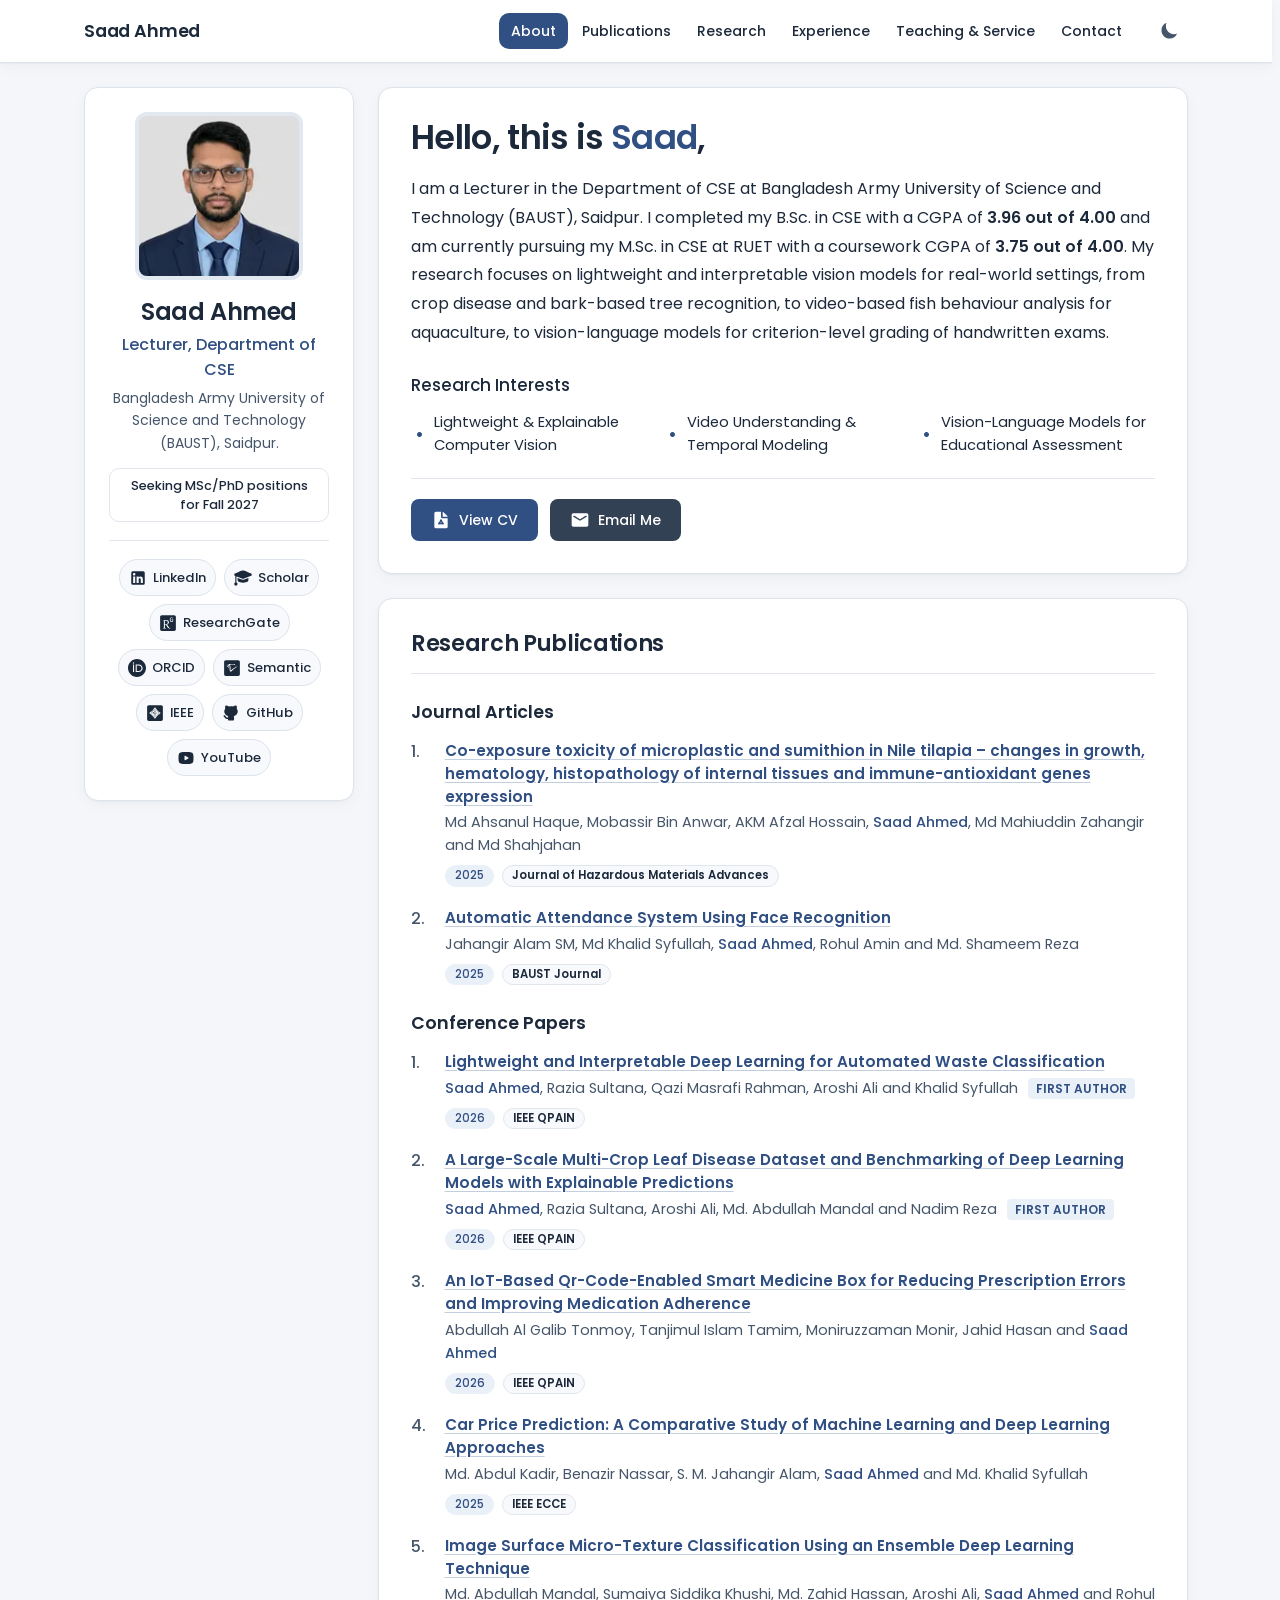
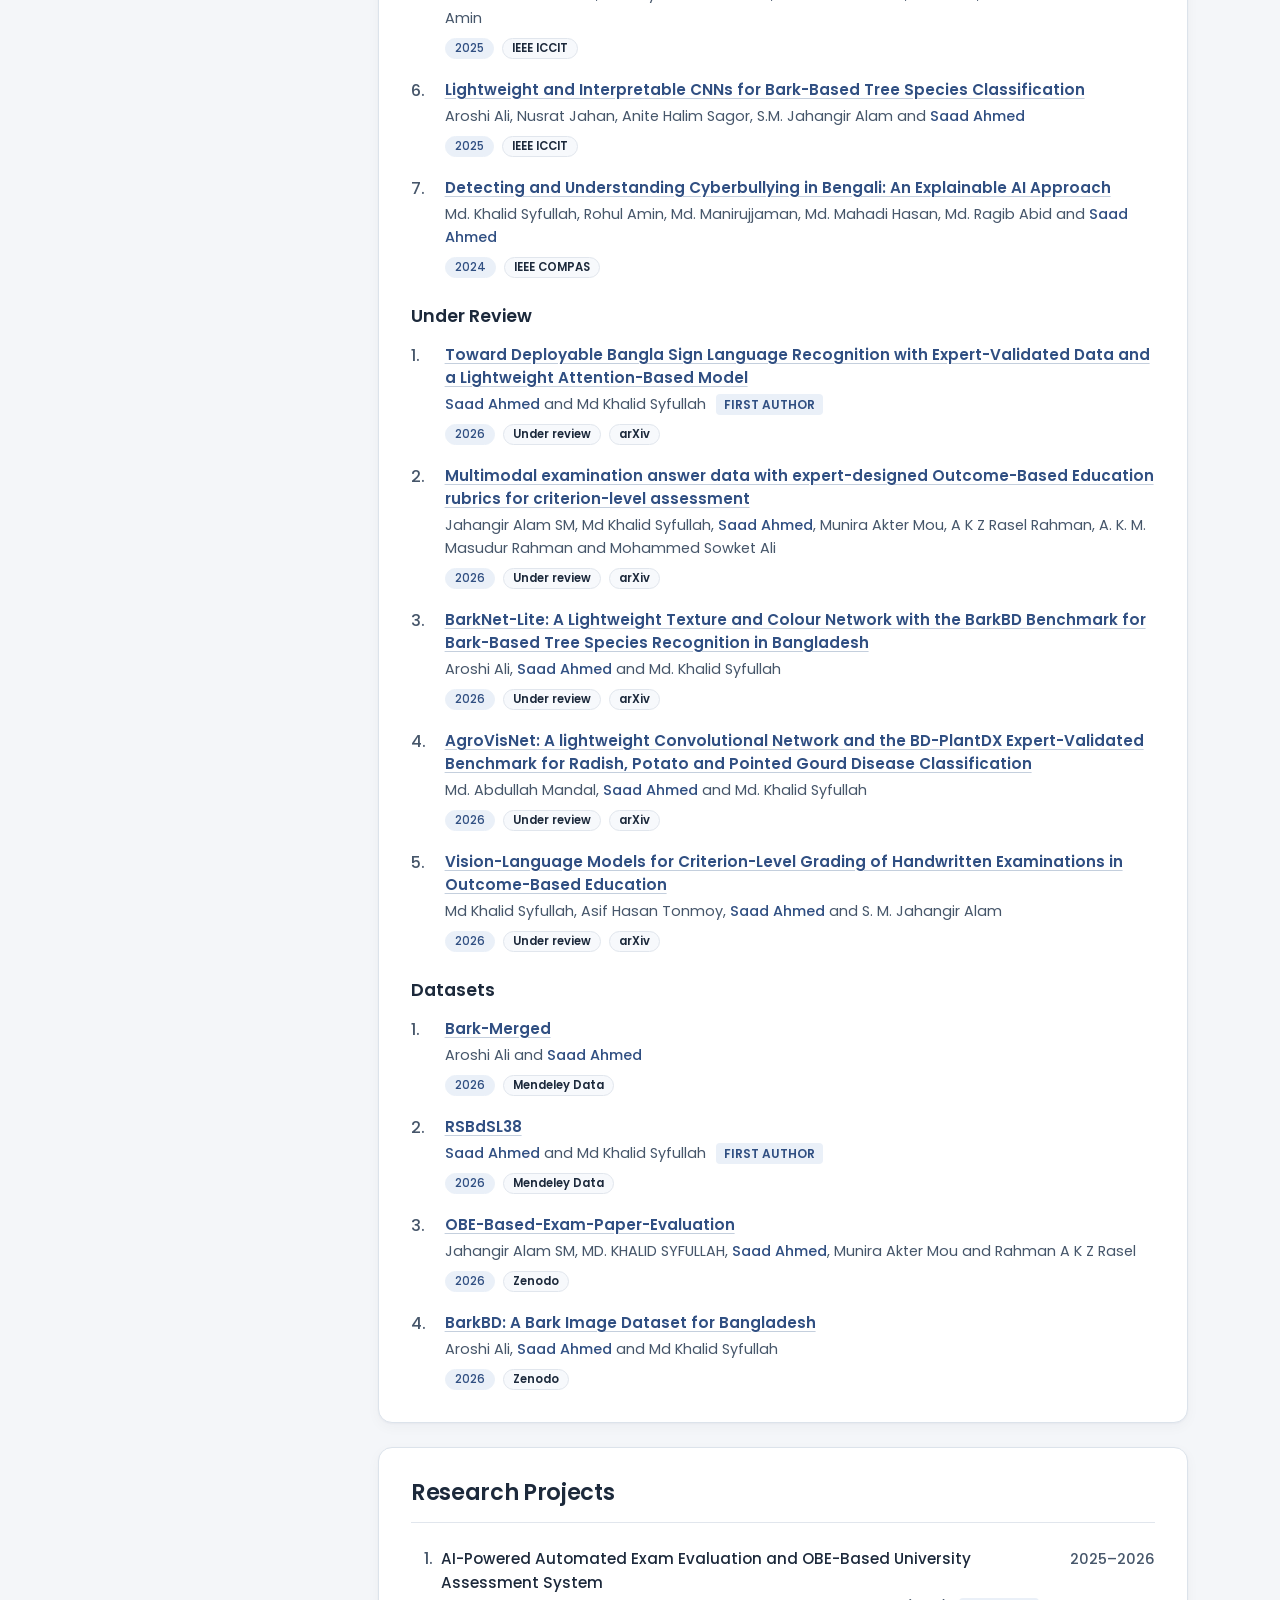
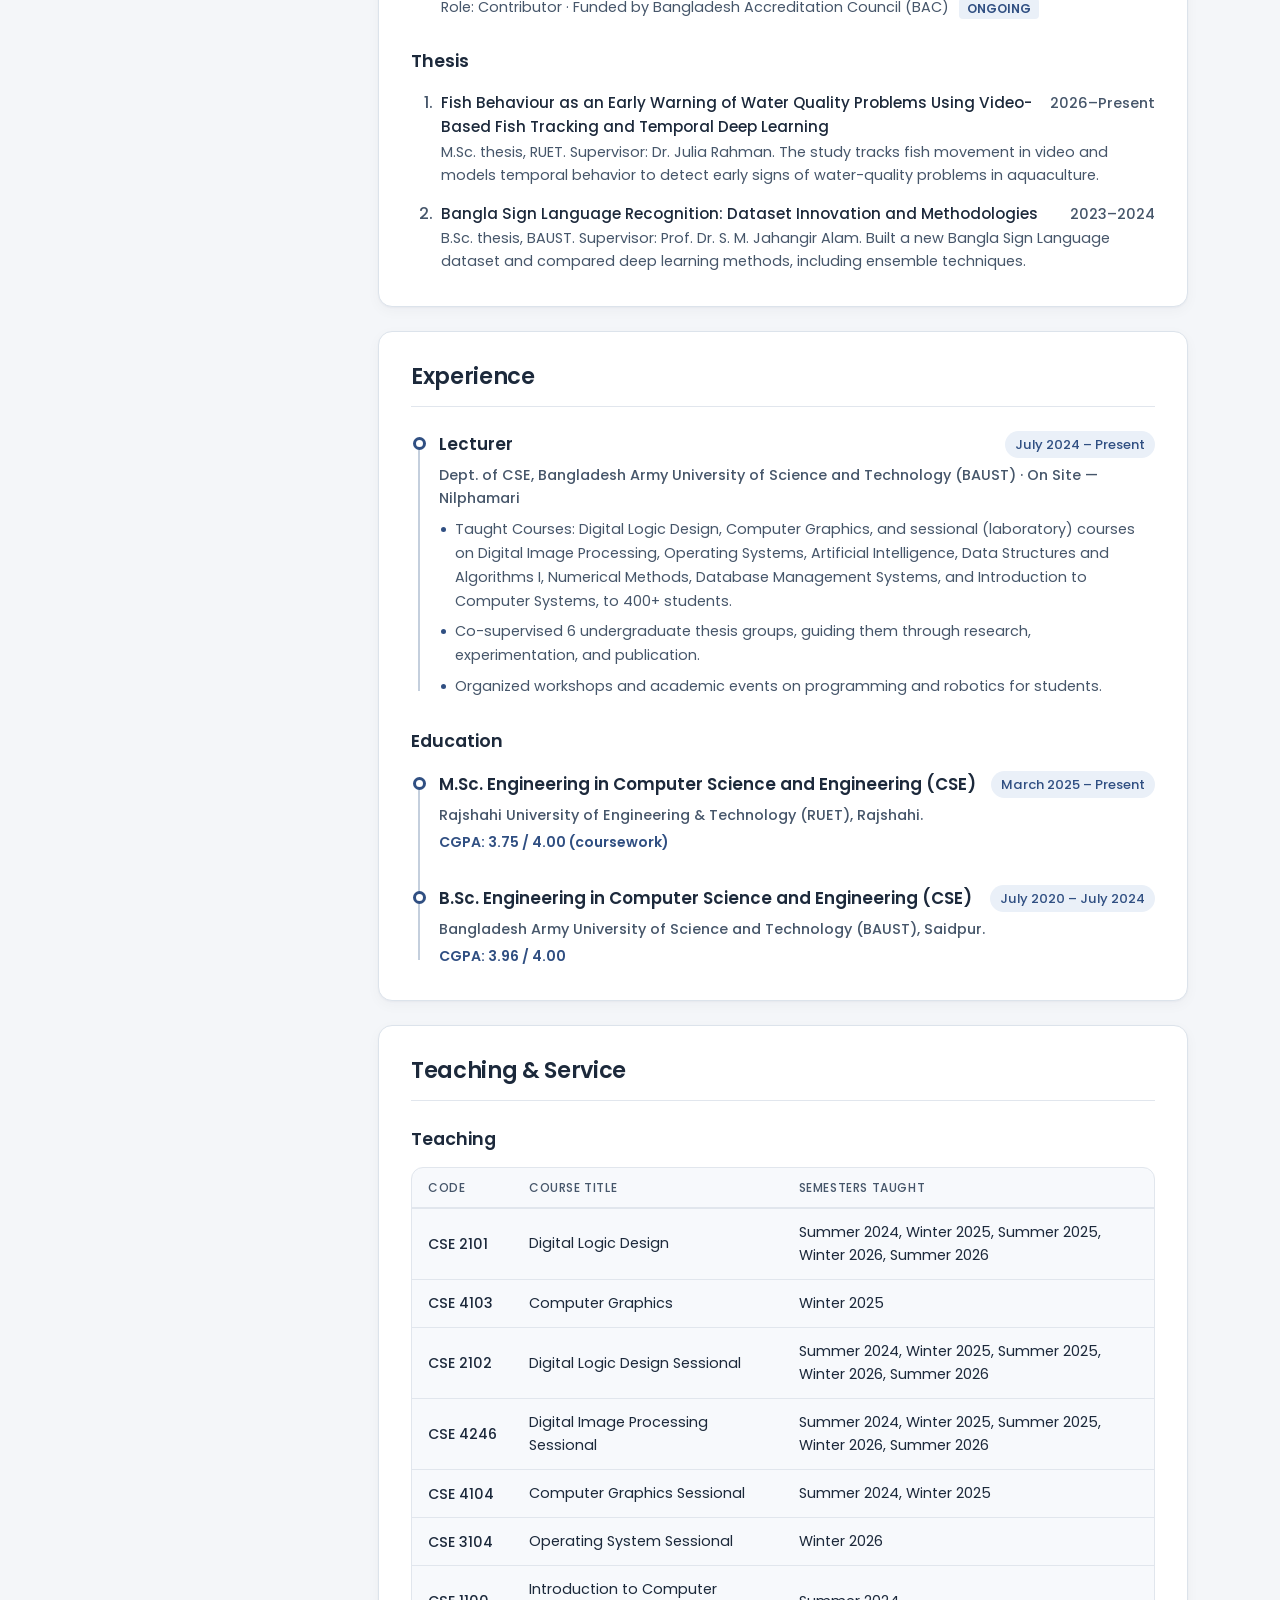
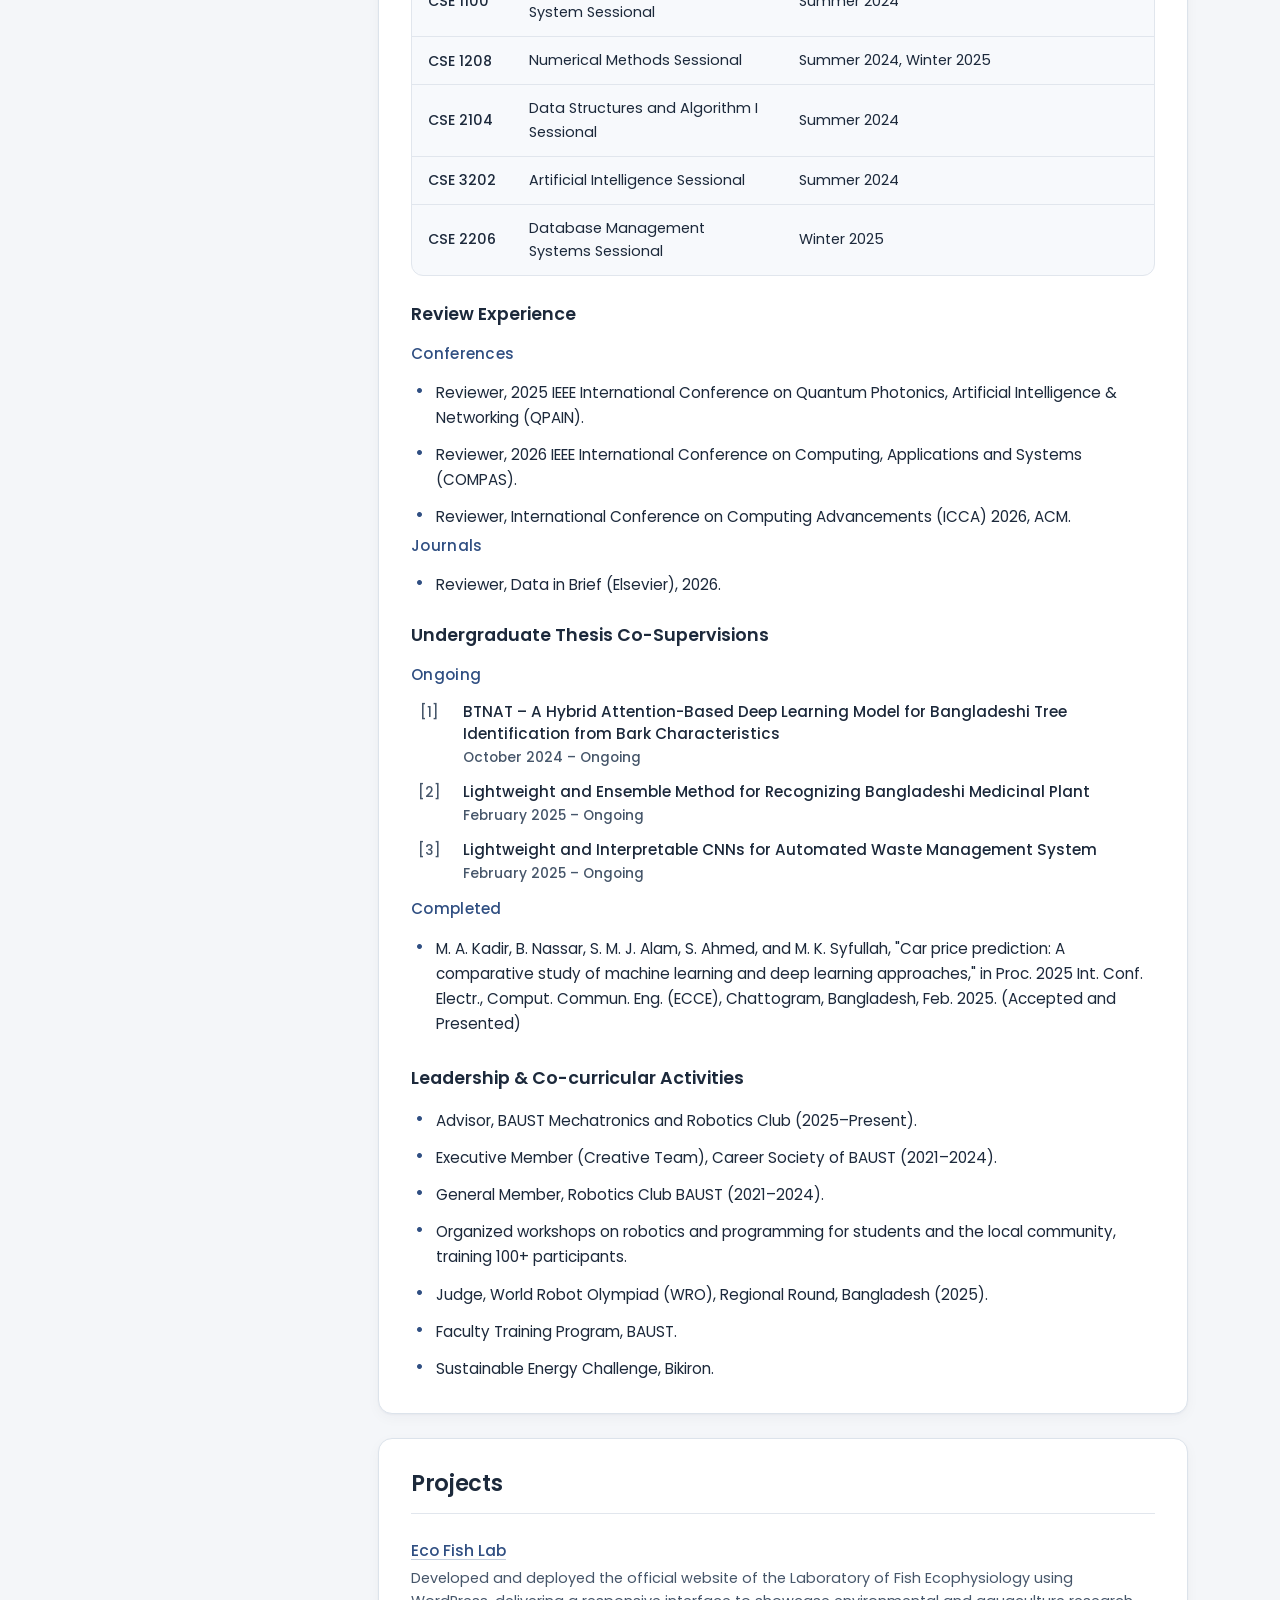
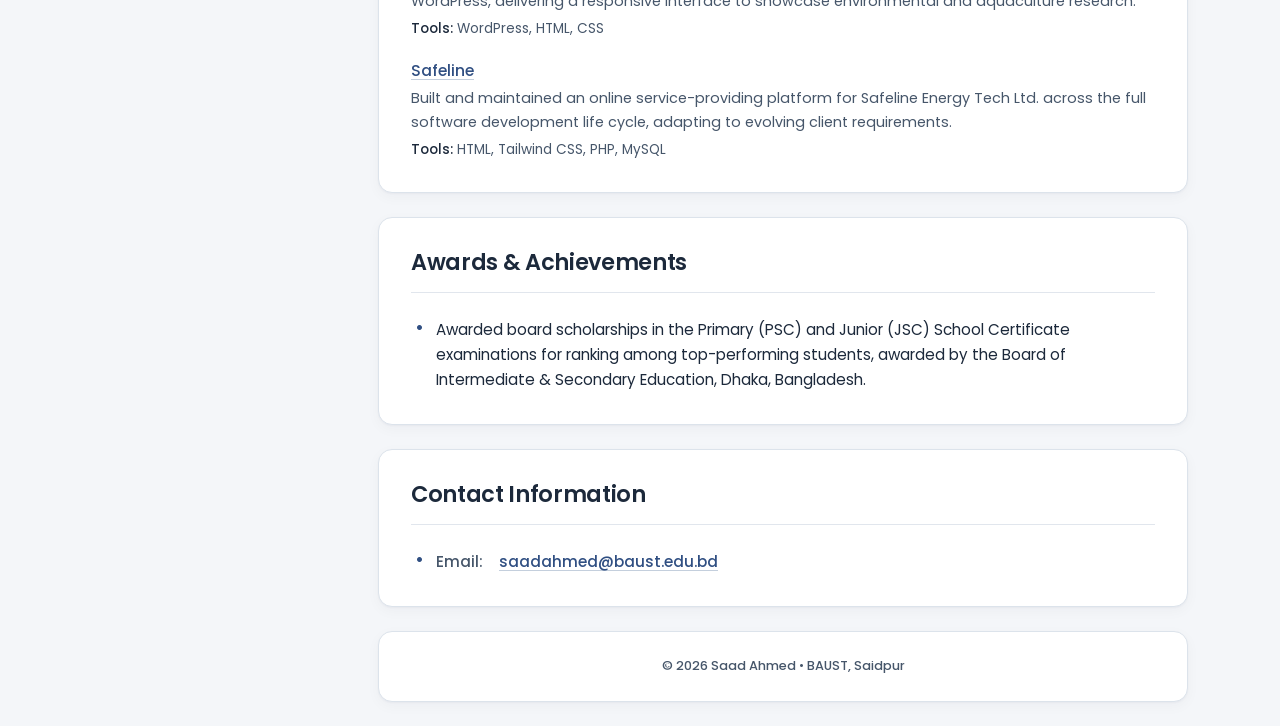
<file: index.html>
<!doctype html>
<html lang="en">
  <head>
    <meta charset="UTF-8" />
    <meta name="viewport" content="width=device-width, initial-scale=1.0" />
    <!-- ═══════════════════════════════════════════════════════════════════════
         SEO Meta Tags: title, description, keywords, canonical, Open Graph.
         Update these manually when role, name, institution, or summary changes.
         These tags control how the page appears in search engines and social media.
         ═══════════════════════════════════════════════════════════════════════ -->
    <title>Saad Ahmed | Lecturer &amp; Researcher | BAUST</title>
    <meta
      name="description"
      content="Saad Ahmed, Lecturer in CSE at BAUST, researching lightweight and explainable computer vision, video understanding, and vision-language models."
    />
    <meta
      name="keywords"
      content="Saad Ahmed, Saad Ahmed BAUST, BAUST, Lightweight and Explainable Computer Vision, Video Understanding and Temporal Modeling, Vision-Language Models for Educational Assessment"
    />
    <meta name="author" content="Saad Ahmed" />
    <meta
      name="robots"
      content="index, follow, max-image-preview:large, max-snippet:-1, max-video-preview:-1"
    />
    <meta
      name="google-site-verification"
      content="pctMm_Owh-_QShAJJ7RtRTMfEa1V7vJIi4-xyTDNKeA"
    />
    <link rel="canonical" href="https://saadbaust.github.io/" />
    <meta property="og:type" content="profile" />
    <meta
      property="og:title"
      content="Saad Ahmed | Lecturer &amp; Researcher | BAUST"
    />
    <meta
      property="og:description"
      content="Saad Ahmed, Lecturer in CSE at BAUST, researching lightweight and explainable computer vision, video understanding, and vision-language models."
    />
    <meta property="og:url" content="https://saadbaust.github.io/" />
    <meta
      property="og:image"
      content="https://saadbaust.github.io/images/saadahmed-og.jpg"
    />
    <meta
      property="og:image:secure_url"
      content="https://saadbaust.github.io/images/saadahmed-og.jpg"
    />
    <meta
      property="og:image:alt"
      content="Saad Ahmed — Lecturer at BAUST, Researcher in Image Processing and Computer Vision"
    />
    <meta property="og:image:type" content="image/jpeg" />
    <!-- NOTE: keep these width/height values matching images/saadahmed-og.jpg
         (1200×1200) and the same dimensions in the JSON-LD ImageObject. -->
    <meta property="og:image:width" content="1200" />
    <meta property="og:image:height" content="1200" />
    <meta property="og:site_name" content="Saad Ahmed | BAUST" />
    <meta property="og:locale" content="en_US" />
    <meta property="profile:first_name" content="Saad" />
    <meta property="profile:last_name" content="Ahmed" />
    <meta property="profile:username" content="saadbaust" />
    <meta name="twitter:card" content="summary_large_image" />
    <meta
      name="twitter:title"
      content="Saad Ahmed | Lecturer &amp; Researcher | BAUST"
    />
    <meta
      name="twitter:description"
      content="Saad Ahmed, Lecturer in CSE at BAUST, researching lightweight and explainable computer vision, video understanding, and vision-language models."
    />
    <meta
      name="twitter:image"
      content="https://saadbaust.github.io/images/saadahmed-og.jpg"
    />
    <meta
      name="twitter:image:alt"
      content="Saad Ahmed — Lecturer at BAUST, Researcher in Image Processing and Computer Vision"
    />

    <!-- ═══════════════════════════════════════════════════════════════════════
         Structured Data (JSON-LD): Schema.org markup for rich search results.
         Enables Google to display enhanced profile cards and academic credentials.
         "dateModified" (and sitemap.xml <lastmod>) are set to the deploy date
         automatically by .github/workflows/deploy.yml — no need to edit them.
         ═══════════════════════════════════════════════════════════════════════ -->
    <script type="application/ld+json">
      {
        "@context": "https://schema.org",
        "@graph": [
          {
            "@type": "WebSite",
            "@id": "https://saadbaust.github.io/#website",
            "url": "https://saadbaust.github.io/",
            "name": "Saad Ahmed | BAUST",
            "description": "Official academic portfolio of Saad Ahmed, Lecturer in the Department of CSE at Bangladesh Army University of Science and Technology (BAUST).",
            "inLanguage": "en",
            "publisher": { "@id": "https://saadbaust.github.io/#person" }
          },
          {
            "@type": "ImageObject",
            "@id": "https://saadbaust.github.io/#profile-image",
            "url": "https://saadbaust.github.io/images/saadahmed-og.jpg",
            "contentUrl": "https://saadbaust.github.io/images/saadahmed-og.jpg",
            "width": 1200,
            "height": 1200,
            "caption": "Saad Ahmed — Lecturer, Department of CSE, BAUST"
          },
          {
            "@type": "CollegeOrUniversity",
            "@id": "https://baust.edu.bd/#organization",
            "name": "Bangladesh Army University of Science and Technology (BAUST)",
            "alternateName": "BAUST",
            "url": "https://baust.edu.bd"
          },
          {
            "@type": "CollegeOrUniversity",
            "@id": "https://www.ruet.ac.bd/#organization",
            "name": "Rajshahi University of Engineering & Technology (RUET)",
            "alternateName": "RUET",
            "url": "https://www.ruet.ac.bd"
          },
          {
            "@type": "ProfilePage",
            "@id": "https://saadbaust.github.io/#webpage",
            "url": "https://saadbaust.github.io/",
            "name": "Saad Ahmed | Lecturer & Researcher | BAUST",
            "description": "Official portfolio of Saad Ahmed, Lecturer in the Department of CSE at Bangladesh Army University of Science and Technology (BAUST), Saidpur, researching computer vision, video understanding, and vision-language models.",
            "inLanguage": "en",
            "isPartOf": { "@id": "https://saadbaust.github.io/#website" },
            "primaryImageOfPage": {
              "@id": "https://saadbaust.github.io/#profile-image"
            },
            "image": { "@id": "https://saadbaust.github.io/#profile-image" },
            "mainEntity": { "@id": "https://saadbaust.github.io/#person" },
            "dateModified": "2026-11-17"
          },
          {
            "@type": "Person",
            "@id": "https://saadbaust.github.io/#person",
            "name": "Saad Ahmed",
            "alternateName": ["S. Ahmed", "Saad Ahmed BAUST"],
            "givenName": "Saad",
            "familyName": "Ahmed",
            "description": "Lecturer at the Department of CSE, Bangladesh Army University of Science and Technology (BAUST), researching computer vision, video understanding, and vision-language models.",
            "url": "https://saadbaust.github.io/",
            "mainEntityOfPage": {
              "@id": "https://saadbaust.github.io/#webpage"
            },
            "image": { "@id": "https://saadbaust.github.io/#profile-image" },
            "jobTitle": "Lecturer",
            "email": "saadahmed@baust.edu.bd",
            "knowsLanguage": ["English", "Bengali"],
            "nationality": "Bangladeshi",
            "worksFor": { "@id": "https://baust.edu.bd/#organization" },
            "affiliation": { "@id": "https://baust.edu.bd/#organization" },
            "hasOccupation": {
              "@type": "Occupation",
              "name": "Lecturer, Department of Computer Science and Engineering"
            },
            "workLocation": {
              "@type": "Place",
              "name": "BAUST, Saidpur Campus",
              "address": {
                "@type": "PostalAddress",
                "addressLocality": "Saidpur",
                "addressRegion": "Rangpur",
                "addressCountry": "BD"
              }
            },
            "alumniOf": [
              { "@id": "https://www.ruet.ac.bd/#organization" },
              { "@id": "https://baust.edu.bd/#organization" }
            ],
            "sameAs": [
              "https://github.com/saadbaust",
              "https://linkedin.com/in/saadbaust",
              "https://scholar.google.com/citations?user=QFARjNcAAAAJ",
              "https://www.semanticscholar.org/author/Saad-Ahmed/2336915789",
              "https://www.researchgate.net/profile/Saad-Ahmed-96",
              "https://youtube.com/@saadbaust",
              "https://orcid.org/0009-0005-5614-3427",
              "https://ieeexplore.ieee.org/author/526065849930602"
            ],
            "knowsAbout": [
              "Lightweight & Explainable Computer Vision",
              "Video Understanding & Temporal Modeling",
              "Vision-Language Models for Educational Assessment"
            ]
          }
        ]
      }
    </script>

    <script type="application/ld+json">
      {
        "@context": "https://schema.org",
        "@graph": [
          {
            "@type": "ScholarlyArticle",
            "name": "Co-exposure toxicity of microplastic and sumithion in Nile tilapia – changes in growth, hematology, histopathology of internal tissues and immune-antioxidant genes expression",
            "author": [
              {
                "@type": "Person",
                "name": "Md Ahsanul Haque"
              },
              {
                "@type": "Person",
                "name": "Mobassir Bin Anwar"
              },
              {
                "@type": "Person",
                "name": "AKM Afzal Hossain"
              },
              {
                "@type": "Person",
                "name": "Saad Ahmed",
                "@id": "https://saadbaust.github.io/#person"
              },
              {
                "@type": "Person",
                "name": "Md Mahiuddin Zahangir"
              },
              {
                "@type": "Person",
                "name": "Md Shahjahan"
              }
            ],
            "datePublished": "2025",
            "isPartOf": {
              "@type": "Periodical",
              "name": "Journal of Hazardous Materials Advances"
            },
            "url": "https://doi.org/10.1016/j.hazadv.2025.100840",
            "sameAs": "https://doi.org/10.1016/j.hazadv.2025.100840"
          },
          {
            "@type": "ScholarlyArticle",
            "name": "Automatic Attendance System Using Face Recognition",
            "author": [
              {
                "@type": "Person",
                "name": "Jahangir Alam SM"
              },
              {
                "@type": "Person",
                "name": "Md Khalid Syfullah"
              },
              {
                "@type": "Person",
                "name": "Saad Ahmed",
                "@id": "https://saadbaust.github.io/#person"
              },
              {
                "@type": "Person",
                "name": "Rohul Amin"
              },
              {
                "@type": "Person",
                "name": "Md. Shameem Reza"
              }
            ],
            "datePublished": "2025",
            "isPartOf": {
              "@type": "Periodical",
              "name": "BAUST Journal"
            },
            "url": "https://doi.org/10.66039/4_1_9",
            "sameAs": "https://doi.org/10.66039/4_1_9"
          },
          {
            "@type": "ScholarlyArticle",
            "name": "Detecting and Understanding Cyberbullying in Bengali: An Explainable AI Approach",
            "author": [
              {
                "@type": "Person",
                "name": "Md. Khalid Syfullah"
              },
              {
                "@type": "Person",
                "name": "Rohul Amin"
              },
              {
                "@type": "Person",
                "name": "Md. Manirujjaman"
              },
              {
                "@type": "Person",
                "name": "Md. Mahadi Hasan"
              },
              {
                "@type": "Person",
                "name": "Md. Ragib Abid"
              },
              {
                "@type": "Person",
                "name": "Saad Ahmed",
                "@id": "https://saadbaust.github.io/#person"
              }
            ],
            "datePublished": "2024",
            "isPartOf": {
              "@type": "CreativeWork",
              "name": "2024 IEEE International Conference on Computing, Applications and Systems (COMPAS)"
            },
            "url": "https://doi.org/10.1109/COMPAS60761.2024.10797170",
            "sameAs": "https://doi.org/10.1109/COMPAS60761.2024.10797170"
          },
          {
            "@type": "ScholarlyArticle",
            "name": "Car Price Prediction: A Comparative Study of Machine Learning and Deep Learning Approaches",
            "author": [
              {
                "@type": "Person",
                "name": "Md. Abdul Kadir"
              },
              {
                "@type": "Person",
                "name": "Benazir Nassar"
              },
              {
                "@type": "Person",
                "name": "S. M. Jahangir Alam"
              },
              {
                "@type": "Person",
                "name": "Saad Ahmed",
                "@id": "https://saadbaust.github.io/#person"
              },
              {
                "@type": "Person",
                "name": "Md. Khalid Syfullah"
              }
            ],
            "datePublished": "2025",
            "isPartOf": {
              "@type": "CreativeWork",
              "name": "2025 International Conference on Electrical, Computer and Communication Engineering (ECCE)"
            },
            "url": "https://doi.org/10.1109/ECCE64574.2025.11013535",
            "sameAs": "https://doi.org/10.1109/ECCE64574.2025.11013535"
          },
          {
            "@type": "ScholarlyArticle",
            "name": "Image Surface Micro-Texture Classification Using an Ensemble Deep Learning Technique",
            "author": [
              {
                "@type": "Person",
                "name": "Md. Abdullah Mandal"
              },
              {
                "@type": "Person",
                "name": "Sumaiya Siddika Khushi"
              },
              {
                "@type": "Person",
                "name": "Md. Zahid Hassan"
              },
              {
                "@type": "Person",
                "name": "Aroshi Ali"
              },
              {
                "@type": "Person",
                "name": "Saad Ahmed",
                "@id": "https://saadbaust.github.io/#person"
              },
              {
                "@type": "Person",
                "name": "Rohul Amin"
              }
            ],
            "datePublished": "2025",
            "isPartOf": {
              "@type": "CreativeWork",
              "name": "2025 28th International Conference on Computer and Information Technology (ICCIT)"
            },
            "url": "https://doi.org/10.1109/ICCIT68739.2025.11490109",
            "sameAs": "https://doi.org/10.1109/ICCIT68739.2025.11490109"
          },
          {
            "@type": "ScholarlyArticle",
            "name": "Lightweight and Interpretable CNNs for Bark-Based Tree Species Classification",
            "author": [
              {
                "@type": "Person",
                "name": "Aroshi Ali"
              },
              {
                "@type": "Person",
                "name": "Nusrat Jahan"
              },
              {
                "@type": "Person",
                "name": "Anite Halim Sagor"
              },
              {
                "@type": "Person",
                "name": "S.M. Jahangir Alam"
              },
              {
                "@type": "Person",
                "name": "Saad Ahmed",
                "@id": "https://saadbaust.github.io/#person"
              }
            ],
            "datePublished": "2025",
            "isPartOf": {
              "@type": "CreativeWork",
              "name": "2025 28th International Conference on Computer and Information Technology (ICCIT)"
            },
            "url": "https://doi.org/10.1109/ICCIT68739.2025.11490516",
            "sameAs": "https://doi.org/10.1109/ICCIT68739.2025.11490516"
          },
          {
            "@type": "ScholarlyArticle",
            "name": "Lightweight and Interpretable Deep Learning for Automated Waste Classification",
            "author": [
              {
                "@type": "Person",
                "name": "Saad Ahmed",
                "@id": "https://saadbaust.github.io/#person"
              },
              {
                "@type": "Person",
                "name": "Razia Sultana"
              },
              {
                "@type": "Person",
                "name": "Qazi Masrafi Rahman"
              },
              {
                "@type": "Person",
                "name": "Aroshi Ali"
              },
              {
                "@type": "Person",
                "name": "Khalid Syfullah"
              }
            ],
            "datePublished": "2026",
            "isPartOf": {
              "@type": "CreativeWork",
              "name": "2026 IEEE 2nd International Conference on Quantum Photonics, Artificial Intelligence & Networking (QPAIN)"
            },
            "url": "https://doi.org/10.1109/QPAIN69676.2026.11545857",
            "sameAs": "https://doi.org/10.1109/QPAIN69676.2026.11545857"
          },
          {
            "@type": "ScholarlyArticle",
            "name": "A Large-Scale Multi-Crop Leaf Disease Dataset and Benchmarking of Deep Learning Models with Explainable Predictions",
            "author": [
              {
                "@type": "Person",
                "name": "Saad Ahmed",
                "@id": "https://saadbaust.github.io/#person"
              },
              {
                "@type": "Person",
                "name": "Razia Sultana"
              },
              {
                "@type": "Person",
                "name": "Aroshi Ali"
              },
              {
                "@type": "Person",
                "name": "Md. Abdullah Mandal"
              },
              {
                "@type": "Person",
                "name": "Nadim Reza"
              }
            ],
            "datePublished": "2026",
            "isPartOf": {
              "@type": "CreativeWork",
              "name": "2026 IEEE 2nd International Conference on Quantum Photonics, Artificial Intelligence & Networking (QPAIN)"
            },
            "url": "https://doi.org/10.1109/QPAIN69676.2026.11545839",
            "sameAs": "https://doi.org/10.1109/QPAIN69676.2026.11545839"
          },
          {
            "@type": "ScholarlyArticle",
            "name": "An IoT-Based Qr-Code-Enabled Smart Medicine Box for Reducing Prescription Errors and Improving Medication Adherence",
            "author": [
              {
                "@type": "Person",
                "name": "Abdullah Al Galib Tonmoy"
              },
              {
                "@type": "Person",
                "name": "Tanjimul Islam Tamim"
              },
              {
                "@type": "Person",
                "name": "Moniruzzaman Monir"
              },
              {
                "@type": "Person",
                "name": "Jahid Hasan"
              },
              {
                "@type": "Person",
                "name": "Saad Ahmed",
                "@id": "https://saadbaust.github.io/#person"
              }
            ],
            "datePublished": "2026",
            "isPartOf": {
              "@type": "CreativeWork",
              "name": "2026 IEEE 2nd International Conference on Quantum Photonics, Artificial Intelligence & Networking (QPAIN)"
            },
            "url": "https://doi.org/10.1109/QPAIN69676.2026.11546609",
            "sameAs": "https://doi.org/10.1109/QPAIN69676.2026.11546609"
          }
        ]
      }
    </script>

    <!-- Favicons (root-level so Google Search can use them). -->
    <link rel="icon" href="/favicon.ico" sizes="48x48" />
    <link rel="icon" href="/favicon.svg" type="image/svg+xml" />
    <link rel="apple-touch-icon" href="images/apple-touch-icon.png" />

    <!-- Browser UI / address-bar color; kept in sync with the theme toggle. -->
    <meta name="theme-color" id="theme-color-meta" content="#f4f6f9" />

    <!-- Apply saved theme BEFORE first paint to avoid a light/dark flash.
         Dark mode is controlled manually via the toggle button only. -->
    <script>
      try {
        if (localStorage.getItem("theme") === "dark")
          document.documentElement.classList.add("dark");
      } catch (e) {}
    </script>

    <!-- Styles (style.css) and the self-hosted Poppins font (fonts/).
         The two main weights (400, 600) are preloaded so text renders in Poppins
         straight away; @font-face rules live at the top of style.css. -->
    <link rel="preload" href="fonts/poppins-400-latin.woff2" as="font" type="font/woff2" crossorigin />
    <link rel="preload" href="fonts/poppins-600-latin.woff2" as="font" type="font/woff2" crossorigin />
    <link rel="stylesheet" href="style.css" />
    <script src="main.js" defer></script>
  </head>

  <!-- ===================== PAGE BODY ===================== -->
  <body>
    <a href="#main" class="sr-only">Skip to content</a>
    <div aria-hidden="true" class="corner-glow"></div>

    <!-- Top navigation bar (sticky on all sizes). Brand on the left, section
         links on the right; collapses to a hamburger dropdown on mobile. -->
    <header class="top-navbar" id="site-header">
      <div class="nav-inner">
        <a href="#main" class="nav-brand">Saad Ahmed</a>
        <nav class="nav-links" id="nav-links" aria-label="Sections">
          <a href="#about-section" class="nav-link">About</a>
          <a href="#publications" class="nav-link">Publications</a>
          <a href="#research" class="nav-link">Research</a>
          <a href="#experience" class="nav-link">Experience</a>
          <a href="#teaching-service" class="nav-link">Teaching &amp; Service</a>
          <a href="#contact" class="nav-link">Contact</a>
        </nav>
        <div class="nav-tools">
          <button
            id="theme-toggle"
            class="nav-tool-btn theme-toggle-btn"
            type="button"
            aria-label="Toggle light/dark theme"
          >
            <svg
              class="theme-icon icon-moon"
              fill="currentColor"
              viewBox="0 0 24 24"
              aria-hidden="true"
            >
              <path
                d="M21.752 15.002A9.718 9.718 0 0 1 18 15.75c-5.385 0-9.75-4.365-9.75-9.75 0-1.33.266-2.597.748-3.752A9.753 9.753 0 0 0 3 11.25C3 16.635 7.365 21 12.75 21a9.753 9.753 0 0 0 9.002-5.998Z"
              />
            </svg>
            <svg
              class="theme-icon icon-sun"
              fill="currentColor"
              viewBox="0 0 24 24"
              aria-hidden="true"
            >
              <path
                d="M12 2.25a.75.75 0 0 1 .75.75v2.25a.75.75 0 0 1-1.5 0V3a.75.75 0 0 1 .75-.75ZM7.5 12a4.5 4.5 0 1 1 9 0 4.5 4.5 0 0 1-9 0ZM18.894 6.166a.75.75 0 0 0-1.06-1.06l-1.591 1.59a.75.75 0 1 0 1.06 1.061l1.591-1.59ZM21.75 12a.75.75 0 0 1-.75.75h-2.25a.75.75 0 0 1 0-1.5H21a.75.75 0 0 1 .75.75ZM17.834 18.894a.75.75 0 0 0 1.06-1.06l-1.59-1.591a.75.75 0 1 0-1.061 1.06l1.59 1.591ZM12 18a.75.75 0 0 1 .75.75V21a.75.75 0 0 1-1.5 0v-2.25A.75.75 0 0 1 12 18ZM7.758 17.303a.75.75 0 0 0-1.06-1.06l-1.591 1.59a.75.75 0 0 0 1.06 1.061l1.591-1.59ZM6 12a.75.75 0 0 1-.75.75H3a.75.75 0 0 1 0-1.5h2.25A.75.75 0 0 1 6 12ZM6.697 7.757a.75.75 0 0 0 1.06-1.06l-1.59-1.591a.75.75 0 0 0-1.061 1.06l1.59 1.591Z"
              />
            </svg>
          </button>
          <button
            id="nav-hamburger"
            class="nav-tool-btn nav-hamburger"
            type="button"
            aria-label="Toggle menu"
            aria-controls="nav-links"
            aria-expanded="false"
          >
            <svg fill="currentColor" viewBox="0 0 24 24" aria-hidden="true">
              <path
                fill-rule="evenodd"
                d="M3 6.75A.75.75 0 0 1 3.75 6h16.5a.75.75 0 0 1 0 1.5H3.75A.75.75 0 0 1 3 6.75ZM3 12a.75.75 0 0 1 .75-.75h16.5a.75.75 0 0 1 0 1.5H3.75A.75.75 0 0 1 3 12Zm0 5.25a.75.75 0 0 1 .75-.75h16.5a.75.75 0 0 1 0 1.5H3.75a.75.75 0 0 1-.75-.75Z"
                clip-rule="evenodd"
              />
            </svg>
          </button>
        </div>
      </div>
    </header>

    <div class="app-wrapper">
      <!-- ═══════════════════════════════════════════════════════════════════════
           LEFT PROFILE RAIL
           Profile card with photo, name, title, institution and social links.
           Desktop: left column | ≤1024px: stacks above main content
           ═══════════════════════════════════════════════════════════════════════ -->
      <aside class="profile-rail">
        <div class="profile-card content-block">
          <div class="photo-frame">
            <!-- WebP loads first for speed (1x/2x); the PNG is only the fallback. -->
            <picture>
              <source
                srcset="images/saadahmed-168.webp 1x, images/saadahmed-336.webp 2x"
                type="image/webp"
              />
              <img
                src="images/saadahmed.png"
                alt="Saad Ahmed — Lecturer, Department of CSE, Bangladesh Army University of Science and Technology (BAUST)"
                loading="eager"
                fetchpriority="high"
                width="168"
                height="168"
              />
            </picture>
          </div>
          <h1 class="profile-name" id="profile-name">Saad Ahmed</h1>
          <p id="profile-subtitle" class="title-subtitle">
            Lecturer, Department of CSE
          </p>
          <p id="profile-institution" class="institution-txt">
            Bangladesh Army University of Science and Technology (BAUST),
            Saidpur.
          </p>
          <p id="profile-target" class="profile-target">
            Seeking MSc/PhD positions for Fall 2027
          </p>

          <div class="social-badges-list">
              <a
                href="https://linkedin.com/in/saadbaust"
                class="social-badge-item linkedin"
                target="_blank"
                rel="me noopener noreferrer"
                title="LinkedIn"
              >
                <svg viewBox="0 0 24 24" aria-hidden="true">
                  <path
                    fill="currentColor"
                    d="M19 3a2 2 0 0 1 2 2v14a2 2 0 0 1-2 2H5a2 2 0 0 1-2-2V5a2 2 0 0 1 2-2zm-.5 15.5v-5.3a3.26 3.26 0 0 0-3.26-3.26c-.85 0-1.84.52-2.32 1.3v-1.11h-2.79v8.37h2.79v-4.93c0-.77.62-1.4 1.39-1.4a1.4 1.4 0 0 1 1.4 1.4v4.93zM6.88 8.56a1.68 1.68 0 0 0 1.68-1.68c0-.93-.75-1.69-1.68-1.69a1.69 1.69 0 0 0-1.69 1.69c0 .93.76 1.68 1.69 1.68m1.39 9.94v-8.37H5.5v8.37z"
                  />
                </svg>
                <span>LinkedIn</span>
              </a>
              <a
                href="https://scholar.google.com/citations?user=QFARjNcAAAAJ"
                class="social-badge-item scholar"
                target="_blank"
                rel="me noopener noreferrer"
                title="Google Scholar"
              >
                <svg viewBox="0 0 48 48" aria-hidden="true">
                  <path
                    fill="currentColor"
                    d="M21.82 4.134a6.73 6.73 0 0 1 4.36 0c1.982.677 5.648 2.003 10.997 4.231c3.85 1.605 6.581 2.847 8.42 3.728c1.199.574 1.887 1.705 1.887 2.907s-.688 2.333-1.888 2.907c-1.838.88-4.569 2.123-8.419 3.728c-5.349 2.228-9.015 3.554-10.997 4.23a6.73 6.73 0 0 1-4.36 0c-1.982-.676-5.648-2.002-10.997-4.23A228 228 0 0 1 6.5 19.784v15.972A4.502 4.502 0 0 1 5 44.5a4.5 4.5 0 0 1-1.5-8.744v-17.33q-.594-.277-1.096-.519C1.204 17.333.516 16.202.516 15s.688-2.333 1.888-2.907c1.838-.881 4.569-2.123 8.42-3.728c5.348-2.228 9.014-3.554 10.997-4.23"
                  />
                  <path
                    fill="currentColor"
                    d="M20.852 28.198A177 177 0 0 1 9.5 23.878v.289c0 3.142.161 5.154.329 6.4c.199 1.476 1.059 2.773 2.417 3.484C14.213 35.08 18.017 36.5 24 36.5s9.787-1.42 11.754-2.45c1.358-.71 2.219-2.007 2.417-3.483c.168-1.246.329-3.258.329-6.4v-.29a177 177 0 0 1-11.352 4.32a9.73 9.73 0 0 1-6.296 0"
                  />
                </svg>
                <span>Scholar</span>
              </a>
              <a
                href="https://www.researchgate.net/profile/Saad-Ahmed-96"
                class="social-badge-item researchgate"
                target="_blank"
                rel="me noopener noreferrer"
                title="ResearchGate"
              >
                <svg viewBox="0 0 448 512" aria-hidden="true">
                  <path
                    fill="currentColor"
                    d="M48 32C21.5 32 0 53.5 0 80v352c0 26.5 21.5 48 48 48h352c26.5 0 48-21.5 48-48V80c0-26.5-21.5-48-48-48zm277.201 64c5.627 0 10.731.651 15.258 1.98c4.476 1.318 8.49 3.135 12.031 5.461c3.491 2.302 6.511 5.013 9.004 8.082a44 44 0 0 1 6.227 9.899c.626 1.125.449 2.02-.55 2.646l-13.9 5.715c-1.177.628-2.006.308-2.66-.933c-3.119-5.78-5.78-9.577-10.152-12.338c-4.425-2.75-8.518-4.055-15.258-4.055c-7.327 0-10.601 1.457-15.191 4.744c-4.553 3.223-7.89 7.276-9.86 13.451c-.395 1.114-.754 2.496-1.175 4.12c-.346 1.65-.627 3.67-.805 6.035c-.18 2.366-.347 5.295-.5 8.748c-.102 3.453-.152 7.646-.152 12.506c0 4.884.05 9.078.152 12.53c.153 3.44.32 6.37.5 8.735c.178 2.391.46 4.4.805 6.063c.421 1.598.78 2.977 1.175 4.103c1.97 6.15 4.783 9.514 8.926 12.213c4.092 2.737 8.798 4.707 16.125 4.707c6.51 0 12.469-1.855 16.356-4.682c3.85-2.825 7.046-6.559 8.478-11.662c.627-2.148 1.433-4.822 1.983-8.095c.498-3.274.5-6.738.5-11.52c0-.755-.424-1.14-1.127-1.14h-22.264c-1.253 0-1.867-.613-1.867-1.866v-12.761c0-1.267.614-1.881 1.867-1.881h40.857c1.28 0 1.881.614 1.881 1.88v10.907c0 5.78 0 11.14-.601 16.101c-.576 4.962-1.355 9.257-2.34 12.389c-3.12 9.81-8.07 16.793-15.653 21.996c-7.609 5.243-17.417 8.068-28.07 8.068c-10.946 0-20.165-2.516-27.683-7.517c-7.532-5.064-12.918-12.496-16.204-22.432a43 43 0 0 1-1.482-5.83c-.384-2.007-.73-4.348-1.037-7.047c-.32-2.723-.524-5.919-.65-9.691c-.129-3.746-.18-8.325-.18-13.568c0-5.27.052-9.782.18-13.541c.127-3.773.33-7.01.65-9.708c.306-2.685.653-5.037 1.037-7.044c.37-2.02.857-3.94 1.484-5.819c3.286-9.936 8.67-17.404 16.202-22.418C305.036 98.518 314.255 96 325.2 96m-151.674 77.813c43.569 0 76.803 19.858 76.803 62.646c0 29.028-22.916 58.083-53.861 65.32c18.733 33.249 41.252 62.662 58.08 80.973c9.898 10.703 23.646 20.268 37.392 20.268v9.912c-4.192 1.93-11.06 3.068-17.545 3.068c-22.16 0-39.718-8.773-51.2-22.545c-12.585-14.502-34.746-45.845-58.046-87.469c-12.25 0-20.268 0-29.437-.767v63.785c0 23.696 5.372 28.671 15.678 30.168l19.873 2.709v11.05c-9.553-.37-31.714-1.126-48.9-1.126c-17.968 0-35.923.756-46.23 1.127V401.88l14.503-2.71c9.974-1.891 15.652-6.47 15.652-30.167V218.506c0-23.708-5.678-28.261-15.652-30.18l-14.502-2.66V174.58c9.526.37 24.821.37 40.129.37c16.776 0 34.744-1.137 57.263-1.137m-6.867 17.185c-10.32 0-22.136 0-30.947.768v95.845c8.811.83 14.515 1.176 27.508 1.176c34.015 0 54.629-20.243 54.629-50.422c0-30.536-19.08-47.367-51.19-47.367"
                  />
                </svg>
                <span>ResearchGate</span>
              </a>
              <a
                href="https://orcid.org/0009-0005-5614-3427"
                class="social-badge-item orcid"
                target="_blank"
                rel="me noopener noreferrer"
                title="ORCID"
              >
                <svg viewBox="0 0 32 32" aria-hidden="true">
                  <path
                    fill="currentColor"
                    d="M16 0C7.161 0 0 7.161 0 16s7.161 16 16 16s16-7.161 16-16S24.839 0 16 0M9.823 5.839c.704 0 1.265.573 1.265 1.26s-.561 1.265-1.265 1.265a1.27 1.27 0 0 1-1.26-1.265c0-.697.563-1.26 1.26-1.26m-.959 4.046h1.923v13.391H8.864zm4.751 0h5.197c4.948 0 7.125 3.541 7.125 6.703c0 3.439-2.687 6.699-7.099 6.699h-5.224zm1.921 1.74v9.927h3.063c4.365 0 5.365-3.312 5.365-4.964c0-2.687-1.713-4.963-5.464-4.963z"
                  />
                </svg>
                <span>ORCID</span>
              </a>
               <a
                href="https://www.semanticscholar.org/author/Saad-Ahmed/2336915789"
                class="social-badge-item semantic-scholar"
                target="_blank"
                rel="me noopener noreferrer"
                title="Semantic Scholar"
              >
                <svg viewBox="0 0 448 512" aria-hidden="true">
  <path fill="currentColor" d="M48 32C21.5 32 0 53.5 0 80v352c0 26.5 21.5 48 48 48h352c26.5 0 48-21.5 48-48V80c0-26.5-21.5-48-48-48zm71.564 107.355H303.41c11.722 26.248 16.474 54.123 20.918 82.07l-2.447.7c-.588-1.635-1.282-3.238-1.748-4.908c-3.367-12.035-6.76-24.063-9.983-36.137c-1.159-4.344-3.892-6.507-7.802-8.635c-5.743-3.123-11.17-7.148-15.93-11.64c-3.037-2.865-5.635-4.614-9.943-4.569c-28.685.304-57.372.334-86.055.598c-1.912.019-4.278.724-5.63 1.977c-5.22 4.828-10.111 10.01-16.544 16.488c16.967 41.316 25.497 86.349 21.834 134.222c-8.146-5.215-14.452-9.343-14.826-20.271c-1.874-54.62-18.724-104.014-53.924-146.52c-.792-.956-1.185-2.243-1.766-3.375m-17.03 21.028c4.084-.003 8.168.024 12.25.144c1.62.047 3.885 1.078 4.695 2.375c24.41 39.22 43.44 80.41 45.906 127.537c.011.187-.182.383-.88 1.752c-14.587-49.866-40.905-92.087-74.755-129.93c.177-.613.35-1.228.527-1.843c4.085 0 8.171-.033 12.256-.035m-7.12 33.312c.994-.019 2.168 1.295 3 2.221c19.257 21.42 36.734 44.052 47.506 71.12c2.05 5.147 3.453 10.554 5.154 15.841c-22.312-35.113-53.362-61.368-87.074-88.148c11.67-.425 21.542-.85 31.414-1.034m287.12 18.97a4.4 4.4 0 0 1 1.466.134c-73.305 42.572-143.24 89.187-194.533 159.846l-59.438-94.526l.72-.92c1.64 1.321 36.529 29.297 52.198 42.13c4.365 3.574 7.663 3.51 12.203-.177c53.28-43.28 112.733-76.04 175.86-102.457c3.37-1.41 6.866-2.528 10.312-3.754a4.8 4.8 0 0 1 1.211-.277" />
                </svg>
                <span>Semantic</span>
              </a>
              <a
                href="https://ieeexplore.ieee.org/author/526065849930602"
                class="social-badge-item ieee"
                target="_blank"
                rel="me noopener noreferrer"
                title="IEEE Xplore"
              >
                <svg viewBox="0 0 448 512" aria-hidden="true">
  <path fill="currentColor" d="M48 32C21.5 32 0 53.5 0 80v352c0 26.5 21.5 48 48 48h352c26.5 0 48-21.5 48-48V80c0-26.5-21.5-48-48-48zm176.125 64a6.7 6.7 0 0 1 2.68.568c1.62.44 3.447 1.94 4.914 2.844l11.965 17.178c9.846 12.639 20.195 25.889 30.845 37.85l26.287 27.822c23.788 23.963 49.037 45.09 76.137 63.767l.863.14c3.462 2.232 5.808 6.257 6.184 10.34c-.144 8.852-10.213 10.627-15.484 15.395c-52.661 38.678-99.793 86.582-136.957 139.922l-2.993 3.045c-3.01 1.858-6.903 1.106-10.058 0c-4.03-1.33-4.472-5.816-7.049-8.545c-8.218-12.93-18.72-25.08-27.66-37.133c-5.308-5.422-9.708-11.164-15.133-16.94c-30.565-33.935-64.905-63.693-100.822-88.759c-2.55-2.587-4.69-6.02-3.512-10.182c1.097-4.626 6.368-7.366 9.916-10.173c44.853-31.193 85.965-71.886 120.695-115.465l21.65-28.569c2.16-1.659 4.838-3.128 7.532-3.105m-.926 41.275c-3.617.068-7.184 1.182-10.486 3.786c-10.141 7.374-19.755 14.877-29.43 23.355c-.817.53-1.778 1.643-2.297 2.164c-22.532 20.378-44.844 42.687-63.058 66.207c-5.14 6.772-10.573 13.382-12.555 21.416c-.067 4.307.579 8.337 2.871 11.602c15.416 23.273 35.826 45.521 56.166 64.629c17.537 15.86 34.433 33.268 54.47 43.894c6.6 3.131 14.027-.513 19.532-4.459c27.221-19.404 51.538-43.728 74.59-68.867c10.655-13.264 22.84-25.373 28.838-40.563c1.63-6.01-.948-11.146-3.863-15.677c-17.983-26.035-39.876-50.662-63.448-72.819l-1.547-.902c-8.51-8.35-18.208-16.52-27.52-23.73c-6.11-5.268-14.305-10.185-22.263-10.036m1.285 7.752c7.677.066 14.7 7.048 20.979 11.516c32.365 26.397 62.908 56.61 86.182 90.728c2.934 4.405 4.26 11.24 1.628 16.223c-6.033 10.197-14.175 19.503-21.892 28.953v.514c-19.244 20.754-39.564 42.088-61.524 59.664c-10.717 6.607-20.556 21.038-34.36 12.1c-31.433-23.273-61.511-52.208-87.009-83.24c-4.322-6.823-11.075-12.413-14.08-20.15c-4.197-10.48 5.055-17.996 10.348-25.888c25.999-32.486 58.289-64.342 91.838-87.83c2.7-1.864 5.332-2.611 7.89-2.59m-1.068 24.004l-2.928 9.524l-14.685 42.617c3.677.38 8.23 0 11.842.379v.353l-2.149 48.207l.371.506c4.699.466 10.564.704 15.352-.123v-.76L229.3 222.98l.289-1.583l12.92-.222a2167 2167 0 0 1-18.715-52.143zm-34.848 61.953c-5.374.302-10.286 2.685-15.132 4.825c-8.236 4.184-20.354 10.508-19.018 21.953c1.764 6.249 8.443 10.286 13.728 12.855c29.213 13.04 67.991 13.485 98.833 3.75h.001c7.614-2.972 17.835-7.283 19.23-16.734c-.08-7.809-8.238-12.724-14.1-15.715v-.37c2.043-.818 4.394-1.554 6.511-1.778v-.211c-10.33-1.875-20.303-4.613-30.308-7.293c1.927 4.448 3.317 9.138 4.923 13.761a54 54 0 0 1 9.334-2.162c5.276 2.08 12.83 5.057 13.578 11.742c.587 6.25-6.165 9.296-10.43 11.832c-22.622 8.34-48.074 9.154-71.667 2.813c-6.517-2.08-15.923-4.75-16.73-13.158c4.625-11.065 16.59-13.37 26.581-16.059c-5.134-3.353-10.355-6.32-15.334-10.05m26.635 52.899c-.876 17.118-1.091 32.962-2.342 50.123c6.688.617 14.234 1.205 21.366.154l-2.131-47.84l-.375-2.277c-5.43.216-10.57.434-16.518-.16" />
                </svg>
                <span>IEEE</span>
              </a>

              <a
                href="https://github.com/saadbaust"
                class="social-badge-item github"
                target="_blank"
                rel="me noopener noreferrer"
                title="GitHub"
              >
                <svg viewBox="0 0 24 24" aria-hidden="true">
                  <path
                      fill="currentColor"
                      d="M7.024 2.31a9 9 0 0 1 2.125 1.046A11.4 11.4 0 0 1 12 3c.993 0 1.951.124 2.849.355a9 9 0 0 1 2.124-1.045c.697-.237 1.69-.621 2.28.032c.4.444.5 1.188.571 1.756c.08.634.099 1.46-.111 2.28C20.516 7.415 21 8.652 21 10c0 2.042-1.106 3.815-2.743 5.043a9.5 9.5 0 0 1-2.59 1.356c.214.49.333 1.032.333 1.601v3a1 1 0 0 1-1 1H9a1 1 0 0 1-1-1v-.991c-.955.117-1.756.013-2.437-.276c-.712-.302-1.208-.77-1.581-1.218c-.354-.424-.74-1.38-1.298-1.566a1 1 0 0 1 .632-1.898c.666.222 1.1.702 1.397 1.088c.48.62.87 1.43 1.63 1.753c.313.133.772.22 1.49.122L8 17.98a4 4 0 0 1 .333-1.581a9.5 9.5 0 0 1-2.59-1.356C4.106 13.815 3 12.043 3 10c0-1.346.483-2.582 1.284-3.618c-.21-.82-.192-1.648-.112-2.283l.005-.038c.073-.582.158-1.267.566-1.719c.59-.653 1.584-.268 2.28-.031Z"
                    />
                </svg>
                <span>GitHub</span>
              </a>
              <a
                href="https://youtube.com/@saadbaust"
                class="social-badge-item youtube"
                target="_blank"
                rel="me noopener noreferrer"
                title="YouTube"
              >
                <svg viewBox="0 0 24 24" aria-hidden="true">
                  <path
                    fill="currentColor"
                    fill-rule="evenodd"
                    d="M12 4c.855 0 1.732.022 2.582.058l1.004.048l.961.057l.9.061l.822.064a3.8 3.8 0 0 1 3.494 3.423l.04.425l.075.91c.07.943.122 1.971.122 2.954s-.052 2.011-.122 2.954l-.075.91l-.04.425a3.8 3.8 0 0 1-3.495 3.423l-.82.063l-.9.062l-.962.057l-1.004.048A62 62 0 0 1 12 20a62 62 0 0 1-2.582-.058l-1.004-.048l-.961-.057l-.9-.062l-.822-.063a3.8 3.8 0 0 1-3.494-3.423l-.04-.425l-.075-.91A41 41 0 0 1 2 12c0-.983.052-2.011.122-2.954l.075-.91l.04-.425A3.8 3.8 0 0 1 5.73 4.288l.821-.064l.9-.061l.962-.057l1.004-.048A62 62 0 0 1 12 4m-2 5.575v4.85c0 .462.5.75.9.52l4.2-2.425a.6.6 0 0 0 0-1.04l-4.2-2.424a.6.6 0 0 0-.9.52Z"
                    />
                </svg>
                <span>YouTube</span>
              </a>
            </div>

        </div>
      </aside>

      <main id="main">
        <section id="about-section" class="content-block">
          <h2 class="about-greeting">
            Hello, this is <span class="greeting-name">Saad</span>,
          </h2>
          <p id="about-p1" class="about-paragraph">
            I am a Lecturer in the Department of CSE at Bangladesh Army
            University of Science and Technology (BAUST), Saidpur. I completed
            my B.Sc. in CSE with a CGPA of
            <strong>3.96 out of 4.00</strong> and am currently pursuing my
            M.Sc. in CSE at RUET with a coursework CGPA of
            <strong>3.75 out of 4.00</strong>. My research focuses on lightweight and interpretable vision models for real-world settings, from crop disease and bark-based tree recognition, to video-based fish behaviour analysis for aquaculture, to vision-language models for criterion-level grading of handwritten exams.
          </p>
          <h3 class="interests-title">Research Interests</h3>
          <ul class="interests-list" id="about-interests">
            <li>Lightweight &amp; Explainable Computer Vision</li>
            <li>Video Understanding &amp; Temporal Modeling</li>
            <li>Vision-Language Models for Educational Assessment</li>
          </ul>
          <div class="about-actions">
            <a
              id="cv-download-btn"
              href="https://drive.google.com/file/d/1QLg1CEy51joq-QIzeS2zyTFx0I3CEQXT/view?usp=sharing"
              target="_blank"
              rel="noopener noreferrer"
              class="btn btn-primary"
            >
              <svg fill="currentColor" viewBox="0 0 24 24" aria-hidden="true">
                <path
                  fill="currentColor"
                  d="M12 2v6.5a1.5 1.5 0 0 0 1.5 1.5H20v10a2 2 0 0 1-2 2H6a2 2 0 0 1-2-2V4a2 2 0 0 1 2-2zm-.989 9.848a6.22 6.22 0 0 1-2.235 3.872c-.887.716-.076 2.121.988 1.712a6.22 6.22 0 0 1 4.471 0c1.064.41 1.875-.995.988-1.712a6.22 6.22 0 0 1-2.235-3.872c-.177-1.126-1.8-1.127-1.977 0M12 14.303l.806 1.394h-1.61zm2-12.26a2 2 0 0 1 1 .543L19.414 7a2 2 0 0 1 .543 1H14z"
                />
              </svg>
              View CV
            </a>
            <a
              id="email-link"
              href="mailto:saadahmed@baust.edu.bd"
              class="btn btn-secondary"
            >
              <svg fill="currentColor" viewBox="0 0 24 24" aria-hidden="true">
                <path
                  fill="currentColor"
                  d="M20 4H4c-1.1 0-1.99.9-1.99 2L2 18c0 1.1.9 2 2 2h16c1.1 0 2-.9 2-2V6c0-1.1-.9-2-2-2m-.4 4.25l-7.07 4.42c-.32.2-.74.2-1.06 0L4.4 8.25a.85.85 0 1 1 .9-1.44L12 11l6.7-4.19a.85.85 0 1 1 .9 1.44"
                />
              </svg>
              Email Me
            </a>
          </div>
        </section>

        <section id="publications" class="content-block">
          <div class="section-heading-wrap">
            <h2 class="section-heading">Research Publications</h2>
          </div>
          <h3 class="pub-subheading">Journal Articles</h3>
          <div class="pub-cards">
            <article class="pub-card">
              <h4 class="pub-title"><a href="https://doi.org/10.1016/j.hazadv.2025.100840" target="_blank" rel="noopener noreferrer">Co-exposure toxicity of microplastic and sumithion in Nile tilapia – changes in growth, hematology, histopathology of internal tissues and immune-antioxidant genes expression</a></h4>
              <p class="pub-authors">Md Ahsanul Haque, Mobassir Bin Anwar, AKM Afzal Hossain, <strong class="me">Saad Ahmed</strong>, Md Mahiuddin Zahangir and Md Shahjahan</p>
              <div class="pub-pills"><span class="pub-pill pub-pill-year">2025</span><span class="pub-pill">Journal of Hazardous Materials Advances</span></div>
            </article>
            <article class="pub-card">
              <h4 class="pub-title"><a href="https://doi.org/10.66039/4_1_9" target="_blank" rel="noopener noreferrer">Automatic Attendance System Using Face Recognition</a></h4>
              <p class="pub-authors">Jahangir Alam SM, Md Khalid Syfullah, <strong class="me">Saad Ahmed</strong>, Rohul Amin and Md. Shameem Reza</p>
              <div class="pub-pills"><span class="pub-pill pub-pill-year">2025</span><span class="pub-pill">BAUST Journal</span></div>
            </article>
          </div>
          <h3 class="pub-subheading">Conference Papers</h3>
          <div class="pub-cards">
            <article class="pub-card">
              <h4 class="pub-title"><a href="https://doi.org/10.1109/QPAIN69676.2026.11545857" target="_blank" rel="noopener noreferrer">Lightweight and Interpretable Deep Learning for Automated Waste Classification</a></h4>
              <p class="pub-authors"><strong class="me">Saad Ahmed</strong>, Razia Sultana, Qazi Masrafi Rahman, Aroshi Ali and Khalid Syfullah <span class="pub-meta-badge">First author</span></p>
              <div class="pub-pills"><span class="pub-pill pub-pill-year">2026</span><span class="pub-pill">IEEE QPAIN</span></div>
            </article>
            <article class="pub-card">
              <h4 class="pub-title"><a href="https://doi.org/10.1109/QPAIN69676.2026.11545839" target="_blank" rel="noopener noreferrer">A Large-Scale Multi-Crop Leaf Disease Dataset and Benchmarking of Deep Learning Models with Explainable Predictions</a></h4>
              <p class="pub-authors"><strong class="me">Saad Ahmed</strong>, Razia Sultana, Aroshi Ali, Md. Abdullah Mandal and Nadim Reza <span class="pub-meta-badge">First author</span></p>
              <div class="pub-pills"><span class="pub-pill pub-pill-year">2026</span><span class="pub-pill">IEEE QPAIN</span></div>
            </article>
            <article class="pub-card">
              <h4 class="pub-title"><a href="https://doi.org/10.1109/QPAIN69676.2026.11546609" target="_blank" rel="noopener noreferrer">An IoT-Based Qr-Code-Enabled Smart Medicine Box for Reducing Prescription Errors and Improving Medication Adherence</a></h4>
              <p class="pub-authors">Abdullah Al Galib Tonmoy, Tanjimul Islam Tamim, Moniruzzaman Monir, Jahid Hasan and <strong class="me">Saad Ahmed</strong></p>
              <div class="pub-pills"><span class="pub-pill pub-pill-year">2026</span><span class="pub-pill">IEEE QPAIN</span></div>
            </article>
            <article class="pub-card">
              <h4 class="pub-title"><a href="https://doi.org/10.1109/ECCE64574.2025.11013535" target="_blank" rel="noopener noreferrer">Car Price Prediction: A Comparative Study of Machine Learning and Deep Learning Approaches</a></h4>
              <p class="pub-authors">Md. Abdul Kadir, Benazir Nassar, S. M. Jahangir Alam, <strong class="me">Saad Ahmed</strong> and Md. Khalid Syfullah</p>
              <div class="pub-pills"><span class="pub-pill pub-pill-year">2025</span><span class="pub-pill">IEEE ECCE</span></div>
            </article>
            <article class="pub-card">
              <h4 class="pub-title"><a href="https://doi.org/10.1109/ICCIT68739.2025.11490109" target="_blank" rel="noopener noreferrer">Image Surface Micro-Texture Classification Using an Ensemble Deep Learning Technique</a></h4>
              <p class="pub-authors">Md. Abdullah Mandal, Sumaiya Siddika Khushi, Md. Zahid Hassan, Aroshi Ali, <strong class="me">Saad Ahmed</strong> and Rohul Amin</p>
              <div class="pub-pills"><span class="pub-pill pub-pill-year">2025</span><span class="pub-pill">IEEE ICCIT</span></div>
            </article>
            <article class="pub-card">
              <h4 class="pub-title"><a href="https://doi.org/10.1109/ICCIT68739.2025.11490516" target="_blank" rel="noopener noreferrer">Lightweight and Interpretable CNNs for Bark-Based Tree Species Classification</a></h4>
              <p class="pub-authors">Aroshi Ali, Nusrat Jahan, Anite Halim Sagor, S.M. Jahangir Alam and <strong class="me">Saad Ahmed</strong></p>
              <div class="pub-pills"><span class="pub-pill pub-pill-year">2025</span><span class="pub-pill">IEEE ICCIT</span></div>
            </article>
            <article class="pub-card">
              <h4 class="pub-title"><a href="https://doi.org/10.1109/COMPAS60761.2024.10797170" target="_blank" rel="noopener noreferrer">Detecting and Understanding Cyberbullying in Bengali: An Explainable AI Approach</a></h4>
              <p class="pub-authors">Md. Khalid Syfullah, Rohul Amin, Md. Manirujjaman, Md. Mahadi Hasan, Md. Ragib Abid and <strong class="me">Saad Ahmed</strong></p>
              <div class="pub-pills"><span class="pub-pill pub-pill-year">2024</span><span class="pub-pill">IEEE COMPAS</span></div>
            </article>
          </div>
          <h3 class="pub-subheading">Under Review</h3>
          <div class="pub-cards">
            <article class="pub-card">
              <h4 class="pub-title"><a href="https://arxiv.org/abs/2608.06252" target="_blank" rel="noopener noreferrer">Toward Deployable Bangla Sign Language Recognition with Expert-Validated Data and a Lightweight Attention-Based Model</a></h4>
              <p class="pub-authors"><strong class="me">Saad Ahmed</strong> and Md Khalid Syfullah <span class="pub-meta-badge">First author</span></p>
              <div class="pub-pills"><span class="pub-pill pub-pill-year">2026</span><span class="pub-pill">Under review</span><span class="pub-pill">arXiv</span></div>
            </article>
            <article class="pub-card">
              <h4 class="pub-title"><a href="https://arxiv.org/abs/2608.22346" target="_blank" rel="noopener noreferrer">Multimodal examination answer data with expert-designed Outcome-Based Education rubrics for criterion-level assessment</a></h4>
              <p class="pub-authors">Jahangir Alam SM, Md Khalid Syfullah, <strong class="me">Saad Ahmed</strong>, Munira Akter Mou, A K Z Rasel Rahman, A. K. M. Masudur Rahman and Mohammed Sowket Ali</p>
              <div class="pub-pills"><span class="pub-pill pub-pill-year">2026</span><span class="pub-pill">Under review</span><span class="pub-pill">arXiv</span></div>
            </article>
            <article class="pub-card">
              <h4 class="pub-title"><a href="https://arxiv.org/abs/2609.07600" target="_blank" rel="noopener noreferrer">BarkNet-Lite: A Lightweight Texture and Colour Network with the BarkBD Benchmark for Bark-Based Tree Species Recognition in Bangladesh</a></h4>
              <p class="pub-authors">Aroshi Ali, <strong class="me">Saad Ahmed</strong> and Md. Khalid Syfullah</p>
              <div class="pub-pills"><span class="pub-pill pub-pill-year">2026</span><span class="pub-pill">Under review</span><span class="pub-pill">arXiv</span></div>
            </article>
            <article class="pub-card">
              <h4 class="pub-title"><a href="https://arxiv.org/abs/2609.10469" target="_blank" rel="noopener noreferrer">AgroVisNet: A lightweight Convolutional Network and the BD-PlantDX Expert-Validated Benchmark for Radish, Potato and Pointed Gourd Disease Classification</a></h4>
              <p class="pub-authors">Md. Abdullah Mandal, <strong class="me">Saad Ahmed</strong> and Md. Khalid Syfullah</p>
              <div class="pub-pills"><span class="pub-pill pub-pill-year">2026</span><span class="pub-pill">Under review</span><span class="pub-pill">arXiv</span></div>
            </article>
            <article class="pub-card">
              <h4 class="pub-title"><a href="https://arxiv.org/abs/2609.14284" target="_blank" rel="noopener noreferrer">Vision-Language Models for Criterion-Level Grading of Handwritten Examinations in Outcome-Based Education</a></h4>
              <p class="pub-authors">Md Khalid Syfullah, Asif Hasan Tonmoy, <strong class="me">Saad Ahmed</strong> and S. M. Jahangir Alam</p>
              <div class="pub-pills"><span class="pub-pill pub-pill-year">2026</span><span class="pub-pill">Under review</span><span class="pub-pill">arXiv</span></div>
            </article>
          </div>
          <h3 class="pub-subheading">Datasets</h3>
          <div class="pub-cards">
            <article class="pub-card">
              <h4 class="pub-title"><a href="https://doi.org/10.17632/fnjcjxp395.1" target="_blank" rel="noopener noreferrer">Bark-Merged</a></h4>
              <p class="pub-authors">Aroshi Ali and <strong class="me">Saad Ahmed</strong></p>
              <div class="pub-pills"><span class="pub-pill pub-pill-year">2026</span><span class="pub-pill">Mendeley Data</span></div>
            </article>
            <article class="pub-card">
              <h4 class="pub-title"><a href="https://doi.org/10.17632/tgvmb2jsdb.2" target="_blank" rel="noopener noreferrer">RSBdSL38</a></h4>
              <p class="pub-authors"><strong class="me">Saad Ahmed</strong> and Md Khalid Syfullah <span class="pub-meta-badge">First author</span></p>
              <div class="pub-pills"><span class="pub-pill pub-pill-year">2026</span><span class="pub-pill">Mendeley Data</span></div>
            </article>
            <article class="pub-card">
              <h4 class="pub-title"><a href="https://doi.org/10.5281/zenodo.22058761" target="_blank" rel="noopener noreferrer">OBE-Based-Exam-Paper-Evaluation</a></h4>
              <p class="pub-authors">Jahangir Alam SM, MD. KHALID SYFULLAH, <strong class="me">Saad Ahmed</strong>, Munira Akter Mou and Rahman A K Z Rasel</p>
              <div class="pub-pills"><span class="pub-pill pub-pill-year">2026</span><span class="pub-pill">Zenodo</span></div>
            </article>
            <article class="pub-card">
              <h4 class="pub-title"><a href="https://doi.org/10.5281/zenodo.24288362" target="_blank" rel="noopener noreferrer">BarkBD: A Bark Image Dataset for Bangladesh</a></h4>
              <p class="pub-authors">Aroshi Ali, <strong class="me">Saad Ahmed</strong> and Md Khalid Syfullah</p>
              <div class="pub-pills"><span class="pub-pill pub-pill-year">2026</span><span class="pub-pill">Zenodo</span></div>
            </article>
          </div>
        </section>

        <section id="research" class="content-block">
          <div class="section-heading-wrap">
            <h2 class="section-heading">Research Projects</h2>
          </div>
          <div id="projects-container">
            <ol class="pub-list">
              <li class="pub-item">
                <div class="pub-head">
                  <h3 class="pub-title">
                    AI-Powered Automated Exam Evaluation and OBE-Based
                    University Assessment System
                  </h3>
                  <span class="pub-year">2025&ndash;2026</span>
                </div>
                <p class="pub-authors">
                  Role: Contributor &middot; Funded by Bangladesh Accreditation
                  Council (BAC)
                  <span class="pub-meta-badge">Ongoing</span>
                </p>
              </li>
            </ol>
          </div>
          <h3 class="subsection-heading" id="thesis">Thesis</h3>
          <div id="thesis-container">
            <ol class="pub-list">
              <li class="pub-item">
                <div class="pub-head">
                  <h4 class="pub-title">
                    Fish Behaviour as an Early Warning of Water Quality Problems
                    Using Video-Based Fish Tracking and Temporal Deep Learning
                  </h4>
                  <span class="pub-year">2026&ndash;Present</span>
                </div>
                <p class="pub-authors">
                  M.Sc. thesis, RUET. Supervisor: Dr. Julia Rahman. The study
                  tracks fish movement in video and models temporal behavior to
                  detect early signs of water-quality problems in aquaculture.
                </p>
              </li>
              <li class="pub-item">
                <div class="pub-head">
                  <h4 class="pub-title">
                    Bangla Sign Language Recognition: Dataset Innovation and
                    Methodologies
                  </h4>
                  <span class="pub-year">2023&ndash;2024</span>
                </div>
                <p class="pub-authors">
                  B.Sc. thesis, BAUST. Supervisor: Prof. Dr. S. M. Jahangir
                  Alam. Built a new Bangla Sign Language dataset and compared
                  deep learning methods, including ensemble techniques.
                </p>
              </li>
            </ol>
          </div>
        </section>

        <section id="experience" class="content-block">
          <div class="section-heading-wrap">
            <h2 class="section-heading">Experience</h2>
          </div>
          <div class="timeline-container" id="experience-container">
            <div class="timeline-item">
              <div class="timeline-header">
                <h3 class="timeline-title">Lecturer</h3>
                <span class="timeline-duration">July 2024 &ndash; Present</span>
              </div>
              <p class="timeline-org">
                Dept. of CSE, Bangladesh Army University of Science and
                Technology (BAUST) &middot; On Site &mdash; Nilphamari
              </p>
              <ul class="job-desc-list">
                <li>
                  Taught Courses: Digital Logic Design, Computer Graphics, and
                  sessional (laboratory) courses on Digital Image Processing,
                  Operating Systems, Artificial Intelligence, Data Structures and
                  Algorithms I, Numerical Methods, Database Management Systems,
                  and Introduction to Computer Systems, to 400+ students.
                </li>
                <li>
                  Co-supervised 6 undergraduate thesis groups, guiding them
                  through research, experimentation, and publication.
                </li>
                <li>
                  Organized workshops and academic events on programming and
                  robotics for students.
                </li>
              </ul>
            </div>
          </div>
          <h3 class="subsection-heading" id="education">Education</h3>
          <div class="timeline-container" id="education-container">
            <div class="timeline-item">
              <div class="timeline-header">
                <h4 class="timeline-title">
                  M.Sc. Engineering in Computer Science and Engineering (CSE)
                </h4>
                <span class="timeline-duration">March 2025 &ndash; Present</span>
              </div>
              <p class="timeline-org">
                Rajshahi University of Engineering &amp; Technology (RUET),
                Rajshahi.
              </p>
              <p class="edu-grade">CGPA: 3.75 / 4.00 (coursework)</p>
            </div>
            <div class="timeline-item">
              <div class="timeline-header">
                <h4 class="timeline-title">
                  B.Sc. Engineering in Computer Science and Engineering (CSE)
                </h4>
                <span class="timeline-duration">July 2020 &ndash; July 2024</span>
              </div>
              <p class="timeline-org">
                Bangladesh Army University of Science and Technology (BAUST),
                Saidpur.
              </p>
              <p class="edu-grade">CGPA: 3.96 / 4.00</p>
            </div>
          </div>
        </section>

        <section id="teaching-service" class="content-block">
          <div class="section-heading-wrap">
            <h2 class="section-heading">Teaching &amp; Service</h2>
          </div>
          <h3 class="pub-subheading" id="teaching">Teaching</h3>
          <div class="table-wrapper">
            <table class="teaching-table">
              <thead>
                <tr>
                  <th scope="col">Code</th>
                  <th scope="col">Course Title</th>
                  <th scope="col">Semesters Taught</th>
                </tr>
              </thead>
              <tbody id="teaching-container">
                <tr>
                  <td class="course-code">CSE 2101</td>
                  <td>Digital Logic Design</td>
                  <td>Summer 2024, Winter 2025, Summer 2025, Winter 2026, Summer 2026</td>
                </tr>
                <tr>
                  <td class="course-code">CSE 4103</td>
                  <td>Computer Graphics</td>
                  <td>Winter 2025</td>
                </tr>
                <tr>
                  <td class="course-code">CSE 2102</td>
                  <td>Digital Logic Design Sessional</td>
                  <td>Summer 2024, Winter 2025, Summer 2025, Winter 2026, Summer 2026</td>
                </tr>
                <tr>
                  <td class="course-code">CSE 4246</td>
                  <td>Digital Image Processing Sessional</td>
                  <td>Summer 2024, Winter 2025, Summer 2025, Winter 2026, Summer 2026</td>
                </tr>
                <tr>
                  <td class="course-code">CSE 4104</td>
                  <td>Computer Graphics Sessional</td>
                  <td>Summer 2024, Winter 2025</td>
                </tr>
                <tr>
                  <td class="course-code">CSE 3104</td>
                  <td>Operating System Sessional</td>
                  <td>Winter 2026</td>
                </tr>
                <tr>
                  <td class="course-code">CSE 1100</td>
                  <td>Introduction to Computer System Sessional</td>
                  <td>Summer 2024</td>
                </tr>
                <tr>
                  <td class="course-code">CSE 1208</td>
                  <td>Numerical Methods Sessional</td>
                  <td>Summer 2024, Winter 2025</td>
                </tr>
                <tr>
                  <td class="course-code">CSE 2104</td>
                  <td>Data Structures and Algorithm I Sessional</td>
                  <td>Summer 2024</td>
                </tr>
                <tr>
                  <td class="course-code">CSE 3202</td>
                  <td>Artificial Intelligence Sessional</td>
                  <td>Summer 2024</td>
                </tr>
                <tr>
                  <td class="course-code">CSE 2206</td>
                  <td>Database Management Systems Sessional</td>
                  <td>Winter 2025</td>
                </tr>
              </tbody>
            </table>
          </div>
          <h3 class="pub-subheading">Review Experience</h3>
          <h4 class="cosup-status-title">Conferences</h4>
          <ul class="academic-list" id="review-conferences-container">
            <li class="academic-list-item">
              Reviewer, 2025 IEEE International Conference on Quantum Photonics,
              Artificial Intelligence &amp; Networking (QPAIN).
            </li>
            <li class="academic-list-item">
              Reviewer, 2026 IEEE International Conference on Computing,
              Applications and Systems (COMPAS).
            </li>
            <li class="academic-list-item">
              Reviewer, International Conference on Computing Advancements (ICCA)
              2026, ACM.
            </li>
          </ul>
          <h4 class="cosup-status-title">Journals</h4>
          <ul class="academic-list" id="review-journals-container">
            <li class="academic-list-item">
              Reviewer, Data in Brief (Elsevier), 2026.
            </li>
          </ul>

          <h3 class="pub-subheading">Undergraduate Thesis Co-Supervisions</h3>
          <div id="cosupervision-container">
            <h4 class="cosup-status-title">Ongoing</h4>
            <div class="pub-row-item">
              <span class="pub-row-idx">
                <span class="pub-idx-num">[1]</span>
              </span>
              <div class="pub-row-content">
                <h5 class="pub-title">
                  BTNAT &ndash; A Hybrid Attention-Based Deep Learning Model for
                  Bangladeshi Tree Identification from Bark Characteristics
                </h5>
                <p class="pub-venue"><span>October 2024 &ndash; Ongoing</span></p>
              </div>
            </div>
            <div class="pub-row-item">
              <span class="pub-row-idx">
                <span class="pub-idx-num">[2]</span>
              </span>
              <div class="pub-row-content">
                <h5 class="pub-title">
                  Lightweight and Ensemble Method for Recognizing Bangladeshi
                  Medicinal Plant
                </h5>
                <p class="pub-venue"><span>February 2025 &ndash; Ongoing</span></p>
              </div>
            </div>
            <div class="pub-row-item">
              <span class="pub-row-idx">
                <span class="pub-idx-num">[3]</span>
              </span>
              <div class="pub-row-content">
                <h5 class="pub-title">
                  Lightweight and Interpretable CNNs for Automated Waste
                  Management System
                </h5>
                <p class="pub-venue"><span>February 2025 &ndash; Ongoing</span></p>
              </div>
            </div>

            <h4 class="cosup-status-title">Completed</h4>
            <ul class="academic-list">
              <li class="academic-list-item">
                M. A. Kadir, B. Nassar, S. M. J. Alam, S. Ahmed, and M. K.
                Syfullah, &quot;Car price prediction: A comparative study of
                machine learning and deep learning approaches,&quot; in Proc.
                2025 Int. Conf. Electr., Comput. Commun. Eng. (ECCE), Chattogram,
                Bangladesh, Feb. 2025. (Accepted and Presented)
              </li>
            </ul>
          </div>
          <h3 class="subsection-heading" id="leadership">Leadership &amp; Co-curricular Activities</h3>
          <ul class="academic-list" id="leadership-container">
            <li class="academic-list-item">
              Advisor, BAUST Mechatronics and Robotics Club (2025&ndash;Present).
            </li>
            <li class="academic-list-item">
              Executive Member (Creative Team), Career Society of BAUST
              (2021&ndash;2024).
            </li>
            <li class="academic-list-item">
              General Member, Robotics Club BAUST (2021&ndash;2024).
            </li>
            <li class="academic-list-item">
              Organized workshops on robotics and programming for students and
              the local community, training 100+ participants.
            </li>
            <li class="academic-list-item">
              Judge, World Robot Olympiad (WRO), Regional Round, Bangladesh
              (2025).
            </li>
            <li class="academic-list-item">Faculty Training Program, BAUST.</li>
            <li class="academic-list-item">
              Sustainable Energy Challenge, Bikiron.
            </li>
          </ul>
        </section>

        <section id="dev-projects" class="content-block">
          <div class="section-heading-wrap">
            <h2 class="section-heading">Projects</h2>
          </div>
          <div id="dev-projects-container">
            <div class="simple-entry">
              <h3 class="simple-entry-title">
                <a href="https://ecofish.bau.edu.bd/" target="_blank" rel="noopener noreferrer">Eco Fish Lab</a>
              </h3>
              <p class="simple-entry-desc">
                Developed and deployed the official website of the Laboratory of
                Fish Ecophysiology using WordPress, delivering a responsive
                interface to showcase environmental and aquaculture research.
              </p>
              <p class="simple-entry-meta">
                <span class="meta-label">Tools:</span> WordPress, HTML, CSS
              </p>
            </div>
            <div class="simple-entry">
              <h3 class="simple-entry-title">
                <a href="https://safelineenergy.com/" target="_blank" rel="noopener noreferrer">Safeline</a>
              </h3>
              <p class="simple-entry-desc">
                Built and maintained an online service-providing platform for
                Safeline Energy Tech Ltd. across the full software development
                life cycle, adapting to evolving client requirements.
              </p>
              <p class="simple-entry-meta">
                <span class="meta-label">Tools:</span> HTML, Tailwind CSS, PHP,
                MySQL
              </p>
            </div>
          </div>
        </section>

        <section id="awards" class="content-block">
          <div class="section-heading-wrap">
            <h2 class="section-heading">Awards &amp; Achievements</h2>
          </div>
          <ul class="academic-list" id="awards-container">
            <li class="academic-list-item">
              Awarded board scholarships in the Primary (PSC) and Junior (JSC)
              School Certificate examinations for ranking among top-performing
              students, awarded by the Board of Intermediate &amp; Secondary
              Education, Dhaka, Bangladesh.
            </li>
          </ul>
        </section>

        <section id="contact" class="content-block">
          <div class="section-heading-wrap">
            <h2 class="section-heading">Contact Information</h2>
          </div>
          <ul class="academic-list">
            <li class="academic-list-item">
              <span class="contact-label">Email:</span>
              <a href="mailto:saadahmed@baust.edu.bd" class="contact-list-link"
                >saadahmed@baust.edu.bd</a
              >
            </li>
          </ul>
        </section>

        <footer class="content-block site-footer">
          <p>
            &copy; <span id="footer-year">2026</span> Saad Ahmed &bull; BAUST,
            Saidpur
          </p>
        </footer>
      </main>
    </div>

    <!-- Back-to-Top Button: Fixed position, animates in after 400px scroll. -->
    <button
      id="back-to-top"
      class="back-to-top"
      type="button"
      aria-label="Back to top"
      title="Back to top"
    >
      <svg
        viewBox="0 0 24 24"
        fill="none"
        stroke="currentColor"
        stroke-width="2.5"
        stroke-linecap="round"
        stroke-linejoin="round"
        aria-hidden="true"
      >
        <path d="M12 19V5" />
        <path d="m5 12 7-7 7 7" />
      </svg>
    </button>

  </body>
</html>
</file>
<file: style.css>
/* ═══════════════════════════════════════════════════════════════════
   FONT — Poppins, self-hosted in fonts/ (SIL Open Font License, see
   fonts/OFL.txt). Latin + Latin Extended subsets; the browser only
   downloads a file when the page uses characters from its range.
   ═══════════════════════════════════════════════════════════════════ */
@font-face {
  font-family: "Poppins";
  font-style: normal;
  font-weight: 400;
  font-display: swap;
  src: url("fonts/poppins-400-latin-ext.woff2") format("woff2");
  unicode-range: U+0100-02BA, U+02BD-02C5, U+02C7-02CC, U+02CE-02D7, U+02DD-02FF, U+0304, U+0308, U+0329, U+1D00-1DBF, U+1E00-1E9F, U+1EF2-1EFF, U+2020, U+20A0-20AB, U+20AD-20C4, U+2113, U+2C60-2C7F, U+A720-A7FF;
}
@font-face {
  font-family: "Poppins";
  font-style: normal;
  font-weight: 400;
  font-display: swap;
  src: url("fonts/poppins-400-latin.woff2") format("woff2");
  unicode-range: U+0000-00FF, U+0131, U+0152-0153, U+02BB-02BC, U+02C6, U+02DA, U+02DC, U+0304, U+0308, U+0329, U+2000-206F, U+20AC, U+2122, U+2191, U+2193, U+2212, U+2215, U+FEFF, U+FFFD;
}
@font-face {
  font-family: "Poppins";
  font-style: normal;
  font-weight: 500;
  font-display: swap;
  src: url("fonts/poppins-500-latin-ext.woff2") format("woff2");
  unicode-range: U+0100-02BA, U+02BD-02C5, U+02C7-02CC, U+02CE-02D7, U+02DD-02FF, U+0304, U+0308, U+0329, U+1D00-1DBF, U+1E00-1E9F, U+1EF2-1EFF, U+2020, U+20A0-20AB, U+20AD-20C4, U+2113, U+2C60-2C7F, U+A720-A7FF;
}
@font-face {
  font-family: "Poppins";
  font-style: normal;
  font-weight: 500;
  font-display: swap;
  src: url("fonts/poppins-500-latin.woff2") format("woff2");
  unicode-range: U+0000-00FF, U+0131, U+0152-0153, U+02BB-02BC, U+02C6, U+02DA, U+02DC, U+0304, U+0308, U+0329, U+2000-206F, U+20AC, U+2122, U+2191, U+2193, U+2212, U+2215, U+FEFF, U+FFFD;
}
@font-face {
  font-family: "Poppins";
  font-style: normal;
  font-weight: 600;
  font-display: swap;
  src: url("fonts/poppins-600-latin-ext.woff2") format("woff2");
  unicode-range: U+0100-02BA, U+02BD-02C5, U+02C7-02CC, U+02CE-02D7, U+02DD-02FF, U+0304, U+0308, U+0329, U+1D00-1DBF, U+1E00-1E9F, U+1EF2-1EFF, U+2020, U+20A0-20AB, U+20AD-20C4, U+2113, U+2C60-2C7F, U+A720-A7FF;
}
@font-face {
  font-family: "Poppins";
  font-style: normal;
  font-weight: 600;
  font-display: swap;
  src: url("fonts/poppins-600-latin.woff2") format("woff2");
  unicode-range: U+0000-00FF, U+0131, U+0152-0153, U+02BB-02BC, U+02C6, U+02DA, U+02DC, U+0304, U+0308, U+0329, U+2000-206F, U+20AC, U+2122, U+2191, U+2193, U+2212, U+2215, U+FEFF, U+FFFD;
}
@font-face {
  font-family: "Poppins";
  font-style: normal;
  font-weight: 700;
  font-display: swap;
  src: url("fonts/poppins-700-latin-ext.woff2") format("woff2");
  unicode-range: U+0100-02BA, U+02BD-02C5, U+02C7-02CC, U+02CE-02D7, U+02DD-02FF, U+0304, U+0308, U+0329, U+1D00-1DBF, U+1E00-1E9F, U+1EF2-1EFF, U+2020, U+20A0-20AB, U+20AD-20C4, U+2113, U+2C60-2C7F, U+A720-A7FF;
}
@font-face {
  font-family: "Poppins";
  font-style: normal;
  font-weight: 700;
  font-display: swap;
  src: url("fonts/poppins-700-latin.woff2") format("woff2");
  unicode-range: U+0000-00FF, U+0131, U+0152-0153, U+02BB-02BC, U+02C6, U+02DA, U+02DC, U+0304, U+0308, U+0329, U+2000-206F, U+20AC, U+2122, U+2191, U+2193, U+2212, U+2215, U+FEFF, U+FFFD;
}

/* ═══════════════════════════════════════════════════════════════════
   THEME TOKENS — light in :root, dark overrides in html.dark
   ═══════════════════════════════════════════════════════════════════ */
:root {
  --bg-main: #f4f6f9;
  --text-main: #1c293b;
  --text-muted: #46566a;
  --brand-color: #304f82;
  --brand-solid: #304f82;
  --brand-solid-hover: #233d68;
  --brand-muted: #eaf0f8;
  --card-bg: #ffffff;
  --card-border: #dce3eb;
  --badge-bg: #f7f9fc;
  --surface-solid: #ffffff; /* opaque panels (mobile menu, target card) */
  --hover-bg: #eef2f7;
  --border-divider: #e1e6ed;
  --shadow:
    0 1px 2px rgba(24, 39, 61, 0.035), 0 4px 14px rgba(24, 39, 61, 0.035);
  --timeline-line: #c4cfdd;
  --scrollbar: #cbd5e1;
  --on-solid: #ffffff; /* text on brand-colored fills */
  --nav-height: 62px;
}

html.dark {
  --bg-main: #101721;
  --text-main: #edf2f8;
  --text-muted: #bdc9d8;
  --brand-color: #b6d0f7;
  --brand-solid: #375982;
  --brand-solid-hover: #476d9a;
  --brand-muted: #25364e;
  --card-bg: #192330;
  --card-border: #354354;
  --badge-bg: #202c3b;
  --surface-solid: #192330;
  --hover-bg: rgba(255, 255, 255, 0.06);
  --border-divider: #354354;
  --shadow:
    0 1px 2px rgba(0, 0, 0, 0.16), 0 4px 14px rgba(0, 0, 0, 0.12);
  --timeline-line: #65768c;
  --scrollbar: #65768c;
}

/* ═══════════════════════════════════════════════════════════════════
   BASE
   ═══════════════════════════════════════════════════════════════════ */
* {
  box-sizing: border-box;
  margin: 0;
  padding: 0;
}
/* Anchor jumps land just below the sticky navbar. */
html {
  font-size: 100%;
  scroll-behavior: smooth;
  scroll-padding-top: calc(var(--nav-height) + 14px);
  scrollbar-gutter: stable;
}
@media (prefers-reduced-motion: reduce) {
  html {
    scroll-behavior: auto;
  }
}
body {
  background: var(--bg-main);
  color: var(--text-main);
  font-family:
    "Poppins",
    system-ui,
    -apple-system,
    sans-serif;
  min-height: 100vh;
  display: flex;
  flex-direction: column;
  line-height: 1.6;
  overflow-x: hidden;
}
/* Poppins is a heavy font, so bold text and default headings use one step
   lighter than the browser default (700). Components set their own. */
strong,
b {
  font-weight: 600;
}
h1,
h2,
h3,
h4,
h5,
h6 {
  font-weight: 500;
}
a {
  color: inherit;
}

::-webkit-scrollbar {
  width: 8px;
  height: 8px;
}
::-webkit-scrollbar-track {
  background: transparent;
}
::-webkit-scrollbar-thumb {
  background: var(--scrollbar);
  border-radius: 9999px;
}
::-webkit-scrollbar-thumb:hover {
  background: #94a3b8;
}

.corner-glow {
  display: none;
}

/* Visually hidden; the "Skip to content" link reappears on focus. */
.sr-only {
  position: absolute;
  width: 1px;
  height: 1px;
  padding: 0;
  margin: -1px;
  overflow: hidden;
  clip: rect(0, 0, 0, 0);
  white-space: nowrap;
  border-width: 0;
}
.sr-only:focus {
  position: fixed;
  top: 12px;
  left: 12px;
  width: auto;
  height: auto;
  padding: 10px 16px;
  margin: 0;
  overflow: visible;
  clip: auto;
  white-space: normal;
  background: var(--brand-solid);
  color: var(--on-solid);
  font-weight: 500;
  font-size: 0.875rem;
  border-radius: 8px;
  box-shadow: var(--shadow);
  z-index: 100;
}
:focus-visible {
  outline: 2px solid var(--brand-color);
  outline-offset: 2px;
}

/* Quiet, opaque surfaces keep content readable in both themes. */
.top-navbar,
.content-block {
  background: var(--card-bg);
}
.content-block {
  border-radius: 14px;
  border: 1px solid var(--card-border);
  box-shadow: var(--shadow);
  padding: 32px;
}

/* ═══════════════════════════════════════════════════════════════════
   TOP NAVBAR (sticky). Collapses to a hamburger dropdown ≤ 1024px.
   ═══════════════════════════════════════════════════════════════════ */
.top-navbar {
  position: sticky;
  top: 0;
  z-index: 50;
  width: 100%;
  border-bottom: 1px solid var(--card-border);
  box-shadow: var(--shadow);
}
.nav-inner {
  max-width: 1152px;
  margin: 0 auto;
  padding: 0 24px;
  height: var(--nav-height);
  display: flex;
  align-items: center;
  gap: 16px;
}
.nav-brand {
  font-weight: 600;
  font-size: 1.1rem;
  letter-spacing: -0.01em;
  text-decoration: none;
  white-space: nowrap;
  flex-shrink: 0;
}
.nav-brand:hover {
  color: var(--brand-color);
}
.nav-links {
  display: flex;
  align-items: center;
  gap: 2px;
  margin-left: auto;
  flex-wrap: wrap;
  justify-content: flex-end;
}
.nav-link {
  padding: 7px 12px;
  border-radius: 10px;
  font-size: 0.875rem;
  font-weight: 500;
  text-decoration: none;
  white-space: nowrap;
  transition:
    background-color 0.15s,
    color 0.15s;
}
.nav-link:hover {
  background: var(--hover-bg);
  color: var(--brand-color);
}
.nav-link.active {
  background: var(--brand-solid);
  color: var(--on-solid);
}
.nav-tools {
  display: flex;
  align-items: center;
  gap: 6px;
  flex-shrink: 0;
}
.nav-tool-btn {
  display: inline-flex;
  align-items: center;
  justify-content: center;
  width: 38px;
  height: 38px;
  padding: 0;
  border: none;
  background: transparent;
  border-radius: 10px;
  color: var(--text-muted);
  cursor: pointer;
  transition:
    background-color 0.15s,
    color 0.15s;
}
.nav-tool-btn:hover {
  background: var(--hover-bg);
  color: var(--brand-color);
}
.nav-tool-btn svg {
  width: 20px;
  height: 20px;
}
.theme-toggle-btn .icon-sun,
html.dark .theme-toggle-btn .icon-moon {
  display: none;
}
html.dark .theme-toggle-btn .icon-sun {
  display: inline-block;
}
.nav-hamburger {
  display: none;
}

/* ═══════════════════════════════════════════════════════════════════
   LAYOUT: left profile rail + main column
   ═══════════════════════════════════════════════════════════════════ */
.app-wrapper {
  display: flex;
  align-items: flex-start;
  width: 100%;
  max-width: 1152px;
  margin: 0 auto;
  padding: 0 24px;
  gap: 24px;
  flex-grow: 1;
}
aside.profile-rail {
  width: 270px;
  flex-shrink: 0;
  padding: 24px 0;
}
/* Keep the profile card in view while scrolling on desktop. --rail-top is
   set by main.js: just below the navbar, or negative on short windows so
   the card first scrolls until its bottom is visible and then stays put. */
@media (min-width: 1025px) {
  aside.profile-rail {
    position: sticky;
    top: var(--rail-top, var(--nav-height));
  }
}
main {
  flex-grow: 1;
  min-width: 0;
  padding: 24px 0;
  display: flex;
  flex-direction: column;
  gap: 24px;
}

/* ── Profile card ─────────────────────────────────────────────────── */
.profile-card {
  padding: 24px;
  text-align: center;
}
.photo-frame {
  width: 168px;
  height: 168px;
  margin: 0 auto 18px;
  border-radius: 12px;
  padding: 4px;
  background: #e2e8f0;
}
.photo-frame img {
  display: block;
  width: 100%;
  height: 100%;
  object-fit: cover;
  border-radius: 8px;
}
.profile-name {
  font-size: 1.5rem;
  font-weight: 600;
  letter-spacing: -0.02em;
  line-height: 1.15;
}
.title-subtitle {
  font-size: 1rem;
  color: var(--brand-color);
  font-weight: 500;
  margin-top: 6px;
}
.institution-txt {
  font-size: 0.875rem;
  color: var(--text-muted);
  margin-top: 4px;
}
.profile-target {
  display: inline-block;
  margin-top: 14px;
  padding: 7px 10px;
  font-size: 0.8rem;
  font-weight: 500;
  line-height: 1.5;
  background: var(--surface-solid);
  border: 1px solid var(--border-divider);
  border-radius: 10px;
}
html.dark .profile-target {
  background: var(--badge-bg);
}

/* Social profile badges */
.social-badges-list {
  display: flex;
  flex-wrap: wrap;
  justify-content: center;
  gap: 8px;
  margin-top: 18px;
  padding-top: 18px;
  border-top: 1px solid var(--border-divider);
}
.social-badge-item {
  display: inline-flex;
  align-items: center;
  gap: 6px;
  font-size: 0.82rem;
  font-weight: 500;
  text-decoration: none;
  background: var(--badge-bg);
  border: 1px solid var(--card-border);
  padding: 7px 9px;
  border-radius: 9999px;
  transition:
    background-color 0.2s,
    color 0.2s;
}
.social-badge-item svg {
  width: 18px;
  height: 18px;
  flex-shrink: 0;
}
.social-badge-item:hover {
  background: var(--hover-bg);
  color: var(--brand-color);
}

/* ═══════════════════════════════════════════════════════════════════
   SECTIONS
   ═══════════════════════════════════════════════════════════════════ */
.section-heading-wrap {
  margin-bottom: 24px;
  padding-bottom: 16px;
  border-bottom: 1px solid var(--border-divider);
}
.section-heading {
  font-size: 1.4rem;
  font-weight: 600;
  letter-spacing: -0.015em;
  line-height: 1.15;
}

/* ── About ────────────────────────────────────────────────────────── */
.about-greeting {
  font-size: clamp(1.7rem, 3.4vw, 2.1rem);
  font-weight: 600;
  letter-spacing: -0.02em;
  line-height: 1.1;
  margin-bottom: 18px;
}
.about-greeting .greeting-name {
  color: var(--brand-color);
}
.about-paragraph {
  font-size: 1rem;
  line-height: 1.8;
  text-align: left;
}
.interests-title {
  font-size: 1.05rem;
  font-weight: 500;
  margin: 24px 0 12px;
}
.about-actions {
  display: flex;
  flex-wrap: wrap;
  gap: 12px;
  margin-top: 20px;
  padding-top: 20px;
  border-top: 1px solid var(--border-divider);
}
.btn {
  display: inline-flex;
  align-items: center;
  gap: 8px;
  font-weight: 500;
  font-size: 0.875rem;
  padding: 10px 20px;
  border-radius: 8px;
  text-decoration: none;
  color: var(--on-solid);
  transition: background-color 0.2s;
}
.btn svg {
  width: 20px;
  height: 20px;
  flex-shrink: 0;
}
.btn-primary {
  background-color: var(--brand-solid);
}
.btn-primary:hover {
  background-color: var(--brand-solid-hover);
}
.btn-secondary {
  background-color: #334155;
}
.btn-secondary:hover {
  background-color: #1e293b;
}
html.dark .btn-secondary {
  background-color: #475569;
}
html.dark .btn-secondary:hover {
  background-color: #334155;
}

/* ── Bulleted lists (interests, reviews, leadership, awards, contact) */
.interests-list,
.academic-list {
  list-style: none;
  display: flex;
  flex-direction: column;
  padding-left: 4px;
}
/* Three research interests side by side on desktop, stacked on mobile. */
.interests-list {
  display: grid;
  grid-template-columns: repeat(3, minmax(0, 1fr));
  gap: 10px 20px;
}
@media (max-width: 760px) {
  .interests-list {
    grid-template-columns: 1fr;
  }
}
.academic-list {
  gap: 12px;
}
.interests-list li,
.academic-list-item {
  display: flex;
  gap: 10px;
}
.interests-list li {
  font-size: 0.92rem;
  align-items: center;
}
.academic-list-item {
  font-size: 0.95rem;
  align-items: flex-start;
  gap: 12px;
  line-height: 1.65;
}
.interests-list li::before,
.academic-list-item::before {
  content: "•";
  color: var(--brand-color);
  font-weight: 600;
  font-size: 1.2rem;
  line-height: 1;
}
.academic-list-item::before {
  padding-top: 1px;
}

/* ── Timeline (Experience, Education) ─────────────────────────────── */
.timeline-container {
  position: relative;
  padding-left: 28px;
  margin-top: 16px;
}
.timeline-container::before {
  content: "";
  position: absolute;
  left: 7px;
  top: 8px;
  bottom: 8px;
  width: 2px;
  background-color: var(--timeline-line);
}
.timeline-item {
  position: relative;
  margin-bottom: 32px;
}
.timeline-item:last-child {
  margin-bottom: 0;
}
/* Dot is drawn by CSS so the markup stays clean. */
.timeline-item::before {
  content: "";
  position: absolute;
  left: -26.5px;
  top: 6px;
  width: 13px;
  height: 13px;
  border-radius: 50%;
  background-color: var(--surface-solid);
  border: 3px solid var(--brand-color);
  box-sizing: border-box; /* pseudo-elements aren't matched by "*" */
  z-index: 1;
}
html.dark .timeline-item::before {
  background-color: #0b0f19;
}
.timeline-header {
  display: flex;
  flex-wrap: wrap;
  justify-content: space-between;
  align-items: flex-start;
  gap: 6px;
  margin-bottom: 6px;
}
.timeline-title {
  font-size: 1.05rem;
  font-weight: 600;
}
.timeline-duration {
  font-size: 0.82rem;
  font-weight: 500;
  color: var(--brand-color);
  background: var(--brand-muted);
  padding: 3px 10px;
  border-radius: 9999px;
}
.timeline-org {
  font-size: 0.9rem;
  font-weight: 500;
  color: var(--text-muted);
  margin-bottom: 4px;
}
.edu-grade {
  font-size: 0.88rem;
  color: var(--brand-color);
  font-weight: 600;
}
.job-desc-list {
  list-style: none;
  margin-top: 8px;
  display: flex;
  flex-direction: column;
  gap: 7px;
}
.job-desc-list li {
  position: relative;
  padding-left: 16px;
  font-size: 0.9rem;
  line-height: 1.65;
  color: var(--text-muted);
}
.job-desc-list li::before {
  content: "";
  position: absolute;
  left: 2px;
  top: 0.62em;
  width: 5px;
  height: 5px;
  border-radius: 50%;
  background: var(--brand-color);
}

/* ── Indexed rows (Publications, Research Projects, Thesis, Co-sup.) */
.pub-subheading {
  font-size: 1.1rem;
  font-weight: 600;
  margin: 24px 0 14px;
}
.subsection-heading {
  margin: 28px 0 16px;
  font-size: 1.1rem;
  font-weight: 600;
}
.section-heading-wrap + .pub-subheading {
  margin-top: 0;
}
.pub-row-item {
  display: flex;
  gap: 16px;
  align-items: flex-start;
  margin-bottom: 13px;
  line-height: 1.45;
}
.pub-row-item:last-child {
  margin-bottom: 0;
}
.pub-row-idx {
  display: flex;
  flex-direction: column;
  align-items: center;
  min-width: 36px;
  padding-top: 2px;
  flex-shrink: 0;
  font-weight: 500;
  color: var(--text-muted);
  line-height: 1.5;
}
.pub-idx-num {
  font-size: 0.85rem;
}
.pub-row-content {
  flex-grow: 1;
  min-width: 0;
}
.pub-title {
  font-weight: 500;
  font-size: 0.95rem;
  margin-bottom: 3px;
}
.pub-title a,
.simple-entry-title a {
  color: var(--brand-color);
  text-decoration: underline;
  text-decoration-color: var(--timeline-line);
  text-underline-offset: 3px;
}
.pub-title a:hover,
.pub-title a:focus,
.simple-entry-title a:hover {
  color: var(--brand-color);
  text-decoration-color: currentColor;
}
.pub-authors {
  font-size: 0.9rem;
  line-height: 1.6;
  color: var(--text-muted);
  margin-bottom: 2px;
}
.pub-authors .me {
  color: var(--brand-color);
  font-weight: 500;
}
.pub-venue {
  font-size: 0.86rem;
  font-weight: 500;
  color: var(--text-muted);
  display: flex;
  flex-wrap: wrap;
  gap: 8px;
  align-items: center;
}
.pub-meta-badge {
  font-size: 0.75rem;
  background: var(--brand-muted);
  color: var(--brand-color);
  padding: 1px 8px;
  border-radius: 4px;
  font-weight: 500;
  text-transform: uppercase;
}

/* Publications: numbered list (1. 2. 3.) — bold quoted title, authors with
   the owner highlighted + "First author" badge, then "Venue, Year". */
.pub-list {
  padding-left: 1.6em;
  color: var(--text-main);
  line-height: 1.55;
}
.pub-list .pub-item {
  margin-bottom: 15px;
  padding-left: 4px;
}
.pub-list .pub-item:last-child {
  margin-bottom: 0;
}
.pub-list .pub-item::marker {
  font-weight: 500;
  color: var(--text-muted);
}
/* Title on the left, year pinned to the right edge (like a CV). */
.pub-list .pub-head {
  display: flex;
  align-items: baseline;
  gap: 16px;
  margin-bottom: 2px;
}
.pub-list .pub-title {
  flex: 1;
  min-width: 0;
  font-size: 0.95rem;
  font-weight: 500;
  margin-bottom: 0;
}
.pub-list .pub-year {
  flex-shrink: 0;
  font-size: 0.9rem;
  font-weight: 500;
  color: var(--text-muted);
}
/* Authors (and project/thesis details) sit quietly under the title:
   smaller and in the muted grey, so the title stays the focus. */
.pub-list .pub-authors,
.pub-list .pub-venue {
  display: block;
  font-size: 0.9rem;
  font-weight: 400;
  color: var(--text-muted);
  margin-top: 1px;
  margin-bottom: 1px;
}
.pub-list .pub-meta-badge,
.pub-cards .pub-meta-badge {
  margin-left: 6px;
  padding: 2px 8px;
  font-weight: 600;
  vertical-align: middle;
  white-space: nowrap;
}

/* Publications: numbered titles, authors, and year / venue pills. */
.pub-cards {
  color: var(--text-main);
  line-height: 1.55;
  counter-reset: pub; /* numbering restarts in each list (1., 2., …) */
}
/* Numbered list: the number sits in its own left column, the pills, title
   and authors stack in the right column. */
.pub-card {
  counter-increment: pub;
  display: grid;
  grid-template-columns: 2.1rem minmax(0, 1fr);
  margin-bottom: 20px;
}
.pub-card::before {
  content: counter(pub) ".";
  grid-column: 1;
  grid-row: 1 / span 3;
  font-weight: 500;
  color: var(--text-muted);
}
.pub-card > * {
  grid-column: 2;
}
.pub-card:last-child {
  margin-bottom: 0;
}
.pub-pills {
  display: flex;
  flex-wrap: wrap;
  align-items: center;
  gap: 8px;
  margin-top: 6px;
}
.pub-pill {
  font-size: 0.72rem;
  font-weight: 500;
  line-height: 1.5;
  padding: 1px 9px;
  border-radius: 9999px;
  background: var(--badge-bg);
  border: 1px solid var(--border-divider);
  color: var(--text-muted);
}
/* Venue pill: a bit bolder and darker than the year pill. */
.pub-pill:not(.pub-pill-year) {
  font-weight: 600;
  color: var(--text-main);
}
.pub-pill-year {
  background: var(--brand-muted);
  border-color: var(--brand-muted);
  color: var(--brand-color);
}
.pub-cards .pub-title {
  font-size: 0.95rem;
  font-weight: 600;
  line-height: 1.5;
  margin-bottom: 0;
}
.pub-cards .pub-authors {
  font-size: 0.9rem;
  font-weight: 400;
  color: var(--text-muted);
  margin-top: 3px;
}

/* Status sub-titles (Conferences / Journals, Ongoing / Completed). */
.cosup-status-title {
  font-size: 0.95rem;
  font-weight: 500;
  color: var(--brand-color);
  margin: 4px 0 14px;
  letter-spacing: 0.02em;
}

/* ── Projects (software / web) ────────────────────────────────────── */
#dev-projects-container {
  display: flex;
  flex-direction: column;
  gap: 18px;
}
.simple-entry-title {
  font-size: 0.98rem;
  font-weight: 500;
  margin-bottom: 4px;
}
.simple-entry-desc {
  font-size: 0.9rem;
  line-height: 1.65;
  color: var(--text-muted);
  margin-bottom: 4px;
  text-align: left;
}
.simple-entry-meta {
  font-size: 0.85rem;
  color: var(--text-muted);
}
.simple-entry-meta .meta-label {
  font-weight: 500;
  color: var(--text-main);
}

/* ── Teaching table ───────────────────────────────────────────────── */
.table-wrapper {
  width: 100%;
  overflow-x: auto;
  border: 1px solid var(--border-divider);
  border-radius: 12px;
  background: var(--badge-bg);
}
.teaching-table {
  width: 100%;
  border-collapse: collapse;
  text-align: left;
  font-size: 0.9rem;
}
.teaching-table th {
  color: var(--text-muted);
  font-weight: 500;
  font-size: 0.75rem;
  text-transform: uppercase;
  letter-spacing: 0.05em;
  padding: 10px 16px;
  border-bottom: 2px solid var(--border-divider);
}
.teaching-table td {
  padding: 12px 16px;
  border-bottom: 1px solid var(--border-divider);
}
.teaching-table tr:last-child td {
  border-bottom: none;
}
.course-code {
  font-family: inherit; /* same font as the rest of the table */
  font-weight: 500;
  font-size: 0.88rem;
  white-space: nowrap;
}

/* ── Contact + footer ─────────────────────────────────────────────── */
.contact-list-link {
  color: var(--brand-color);
  text-decoration: underline;
  text-decoration-color: var(--timeline-line);
  text-underline-offset: 3px;
  overflow-wrap: anywhere;
  font-weight: 500;
  transition: color 0.15s;
}
.contact-list-link:hover {
  color: var(--brand-color);
  text-decoration-color: currentColor;
}
.contact-label {
  font-weight: 500;
  color: var(--text-muted);
  margin-right: 4px;
}
.site-footer {
  text-align: center;
  padding: 24px 32px;
  font-size: 0.8rem;
  color: var(--text-muted);
  font-weight: 500;
}

/* ── Back-to-top button (appears after 400px of scroll) ───────────── */
.back-to-top {
  position: fixed;
  bottom: 24px;
  right: 24px;
  z-index: 60;
  width: 46px;
  height: 46px;
  display: flex;
  align-items: center;
  justify-content: center;
  border: none;
  border-radius: 50%;
  background-color: var(--brand-solid);
  color: var(--on-solid);
  cursor: pointer;
  box-shadow: var(--shadow);
  opacity: 0;
  visibility: hidden;
  transform: translateY(12px);
  transition:
    opacity 0.25s ease,
    transform 0.25s ease,
    visibility 0.25s,
    background-color 0.2s;
}
.back-to-top.visible {
  opacity: 1;
  visibility: visible;
  transform: translateY(0);
}
.back-to-top:hover {
  background-color: var(--brand-solid-hover);
}
.back-to-top svg {
  width: 22px;
  height: 22px;
}

/* ═══════════════════════════════════════════════════════════════════
   ≤ 1024px: hamburger menu, profile card stacks above content
   ═══════════════════════════════════════════════════════════════════ */
/* Mid-size desktops: tighten the nav links so they never crowd the
   brand or wrap onto a second line. */
@media (min-width: 1025px) and (max-width: 1199px) {
  .nav-inner {
    gap: 10px;
  }
  .nav-links {
    gap: 0;
  }
  .nav-link {
    padding: 6px 8px;
    font-size: 0.82rem;
  }
}

@media (max-width: 1024px) {
  :root {
    --nav-height: 58px;
  }
  .nav-inner {
    gap: 10px;
  }
  .nav-brand {
    margin-right: auto;
  }
  .nav-links {
    position: absolute;
    top: 100%;
    left: 0;
    right: 0;
    z-index: 49;
    margin-left: 0;
    flex-direction: column;
    align-items: stretch;
    gap: 4px;
    padding: 10px 16px 14px;
    background: var(--surface-solid);
    border-bottom: 1px solid var(--border-divider);
    box-shadow: var(--shadow);
    display: none;
  }
  .nav-links.open {
    display: flex;
  }
  .nav-link {
    padding: 10px 14px;
  }
  .nav-hamburger {
    display: inline-flex;
  }
  .app-wrapper {
    flex-direction: column;
    align-items: stretch;
    padding: 0 16px;
    gap: 0;
  }
  aside.profile-rail {
    width: 100%;
    padding: 24px 0 0;
  }
  .back-to-top {
    bottom: 18px;
    right: 18px;
  }
}

@media (max-width: 640px) {
  .content-block {
    padding: 24px 20px;
  }
  .profile-card {
    padding: 24px;
  }
  .pub-list .pub-head {
    flex-wrap: wrap;
    gap: 4px 12px;
  }
}

@media (prefers-reduced-motion: reduce) {
  *,
  *::before,
  *::after {
    transition-duration: 0.01ms !important;
    animation-duration: 0.01ms !important;
    animation-iteration-count: 1 !important;
  }
}
</file>
